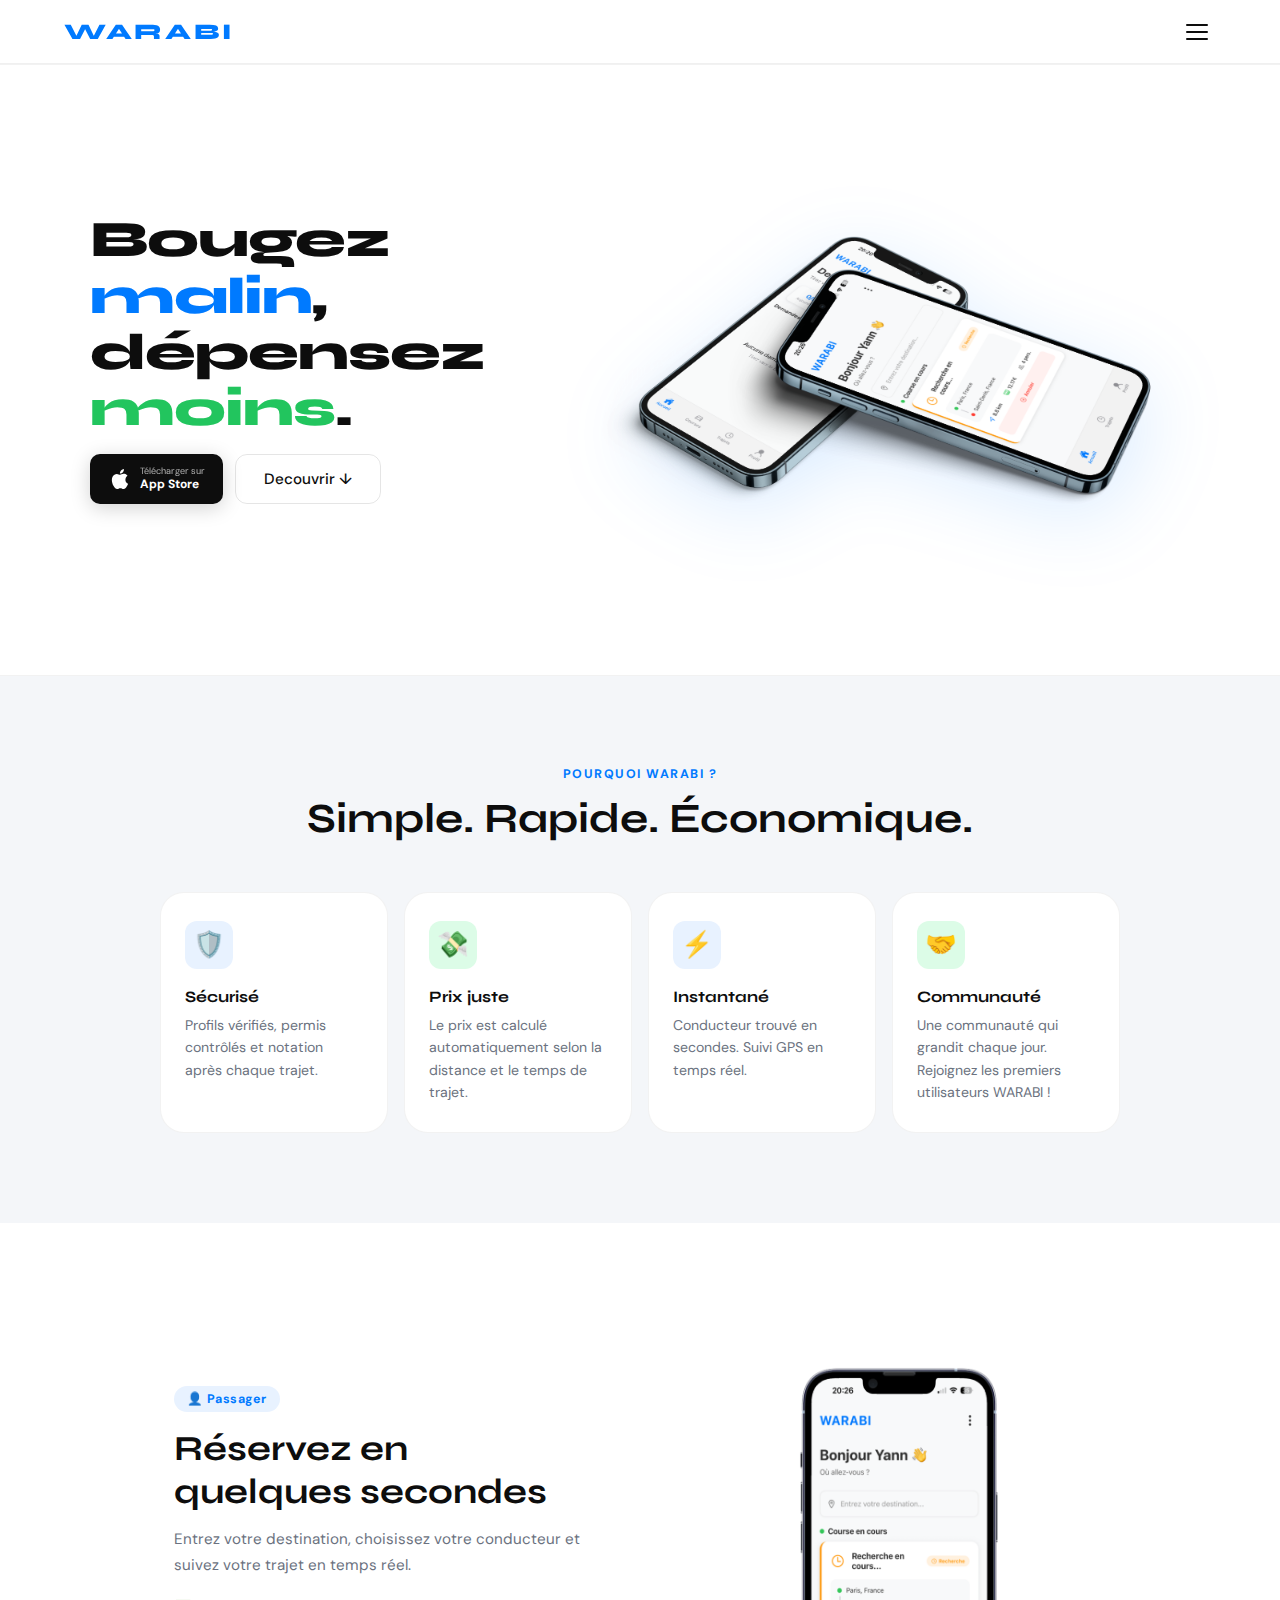
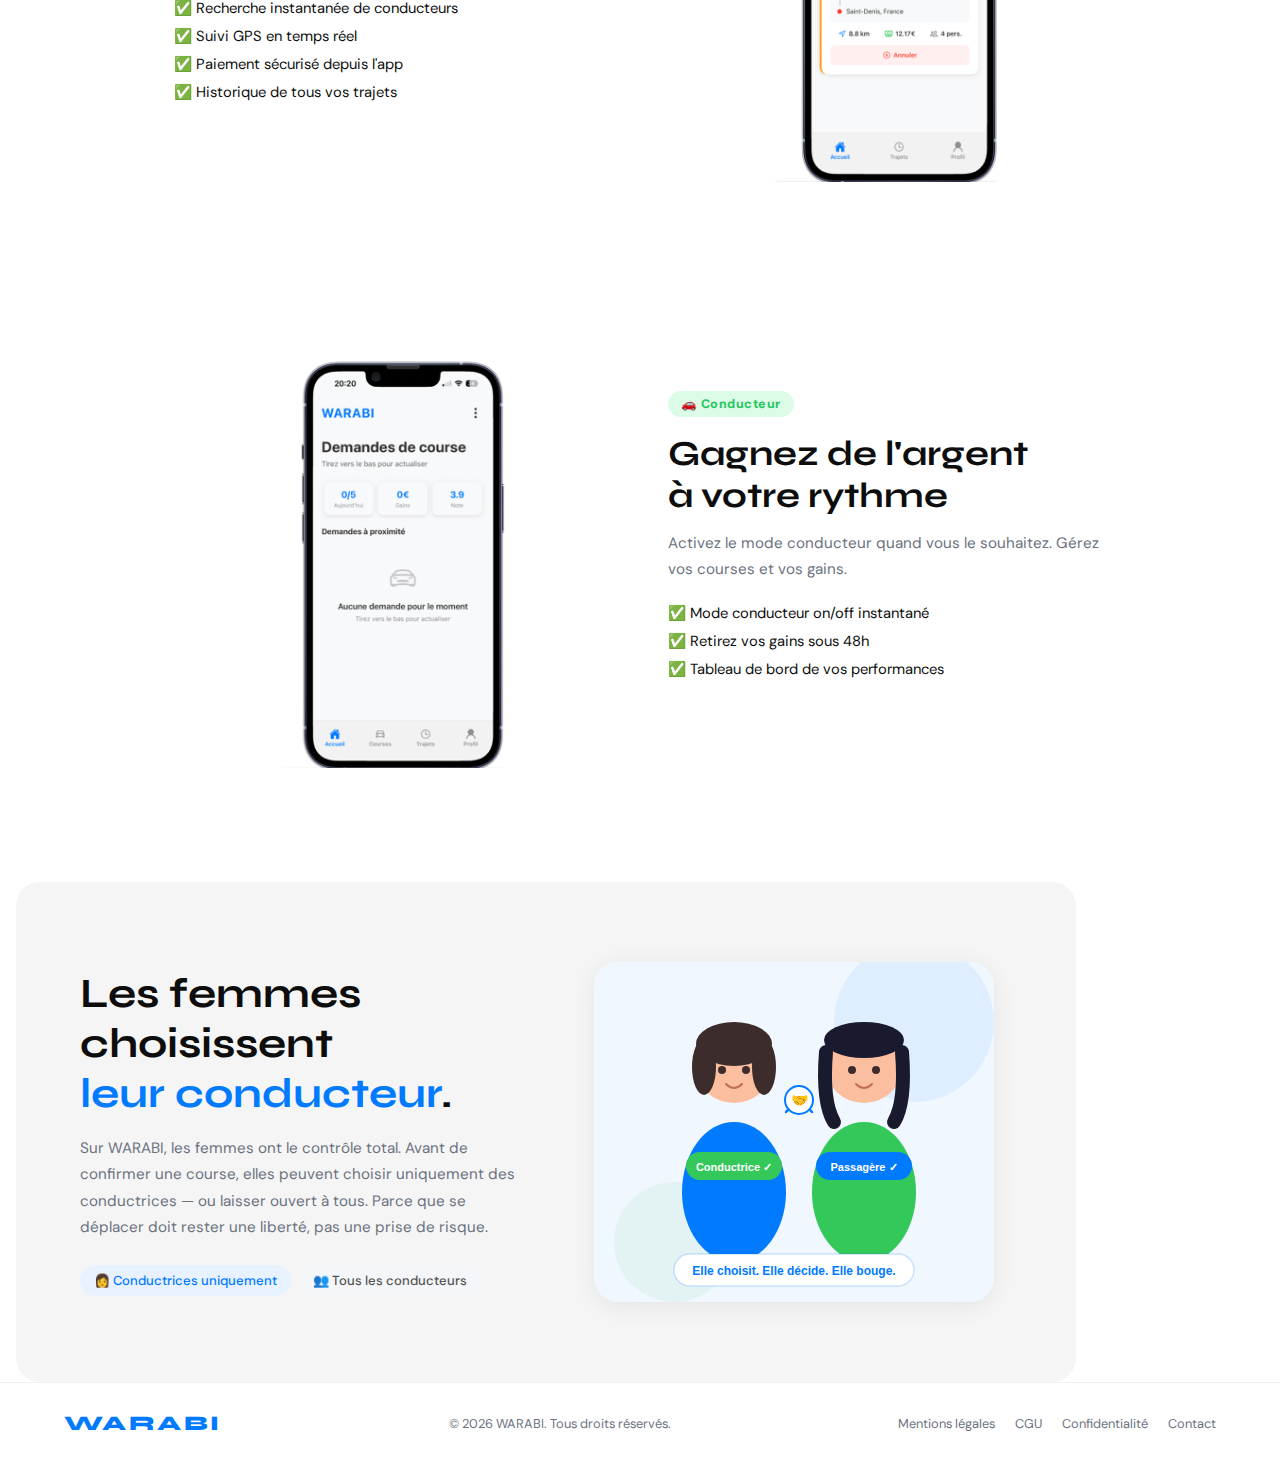
<file: index.html>
<!DOCTYPE html>
<html lang="fr">
<head>
  <meta charset="UTF-8" />
  <meta name="viewport" content="width=device-width, initial-scale=1.0" />
  <title>WARABI</title>
  <link rel="icon" href="/favicon-2.png" type="image/png">
  <link rel="preconnect" href="https://fonts.googleapis.com" />
  <link href="https://fonts.googleapis.com/css2?family=Syne:wght@400;600;700;800&family=DM+Sans:wght@300;400;500&display=swap" rel="stylesheet" />
  <link rel="stylesheet" href="css/style.css" />
</head>
<body>

  <nav class="navbar">
    <a class="nav-logo" href="#">WARABI</a>
    <button class="hamburger" id="hamburger">
      <span></span><span></span><span></span>
    </button>
  </nav>

  <div class="menu-overlay" id="menuOverlay">
    <button class="menu-close" id="menuClose">✕</button>
    <ul class="menu-links">
      <li><a href="#" class="menu-link" data-section="accueil">Accueil</a></li>
      <li><a href="#" class="menu-link" data-section="telecharger">Télécharger</a></li>
      <li><a href="#" class="menu-link" data-section="faq">FAQ</a></li>
    </ul>
    <a href="#" class="menu-cta" data-section="telecharger">Télécharger l'app →</a>
  </div>

  <!-- PAGE ACCUEIL -->
  <section class="section active" id="accueil">

    <!-- SECTION HERO + MOCKUP FUSIONNÉS -->
     <div class="inline-dl-section">
      <div class="inline-dl-text">
        <h1 class="hero-title" style="font-size:clamp(2.2rem,4vw,3.4rem); margin-bottom: 16px;">
          Bougez <span class="highlight">malin</span>,<br/>
          dépensez <span class="highlight-green">moins</span>.
        </h1>
        <div class="hero-btns" style="margin-bottom: 24px; justify-content: flex-start; flex-wrap: nowrap;">
          <a href="#" class="inline-dl-btn" style="display:inline-flex; padding: 10px 18px; font-size: 0.8rem;">
            <svg width="24" height="24" viewBox="0 0 24 24" fill="white" xmlns="http://www.w3.org/2000/svg">
              <path d="M18.71 19.5c-.83 1.24-1.71 2.45-3.05 2.47-1.34.03-1.77-.79-3.29-.79-1.53 0-2 .77-3.27.82-1.31.05-2.3-1.32-3.14-2.53C4.25 17 2.94 12.45 4.7 9.39c.87-1.52 2.43-2.48 4.12-2.51 1.28-.02 2.5.87 3.29.87.78 0 2.26-1.07 3.8-.91.65.03 2.47.26 3.64 1.98-.09.06-2.17 1.28-2.15 3.81.03 3.02 2.65 4.03 2.68 4.04-.03.07-.42 1.44-1.38 2.83M13 3.5c.73-.83 1.94-1.46 2.94-1.5.13 1.17-.34 2.35-1.04 3.19-.69.85-1.83 1.51-2.95 1.42-.15-1.15.41-2.35 1.05-3.11z"/>
            </svg>
            <div class="inline-dl-btn-text">
              <small>Télécharger sur</small>
              <strong>App Store</strong>
            </div>
          </a>
          <a href="#fonctionnalites" class="btn-ghost" style="white-space: nowrap;">Decouvrir ↓</a>
        </div>
      </div>
      <div class="inline-dl-mockup">
        <img src="images/figmo.png" alt="WARABI App" class="mockup-img" style="max-width: 600px; width: 100%; height: auto; border-radius: 24px; display: block; margin: 0 auto;" />
      </div>
    </div>

    <!-- CARDS POURQUOI -->
    <div class="why-section">
      <p class="section-tag">Pourquoi WARABI ?</p>
      <h2 class="section-title">Simple. Rapide. Économique.</h2>
      <div class="cards-grid">
        <div class="card">
          <div class="card-icon blue">🛡️</div>
          <h3>Sécurisé</h3>
          <p>Profils vérifiés, permis contrôlés et notation après chaque trajet.</p>
        </div>
        <div class="card">
          <div class="card-icon green">💸</div>
          <h3>Prix juste</h3>
          <p>Le prix est calculé automatiquement selon la distance et le temps de trajet.</p>
        </div>
        <div class="card">
          <div class="card-icon blue">⚡</div>
          <h3>Instantané</h3>
          <p>Conducteur trouvé en secondes. Suivi GPS en temps réel.</p>
        </div>
        <div class="card">
          <div class="card-icon green">🤝</div>
          <h3>Communauté</h3>
          <p>Une communauté qui grandit chaque jour. Rejoignez les premiers utilisateurs WARABI !</p>
        </div>
      </div>
    </div>

    <!-- SECTION FONCTIONNALITÉS (déplacée ici) -->
    <div class="feat-section" id="fonctionnalites">
      <div class="feat-block">
        <div class="feat-text">
          <span class="feat-tag blue-tag">👤 Passager</span>
          <h2>Réservez en<br/>quelques secondes</h2>
          <p>Entrez votre destination, choisissez votre conducteur et suivez votre trajet en temps réel.</p>
          <ul class="feat-list">
            <li>✅ Recherche instantanée de conducteurs</li>
            <li>✅ Suivi GPS en temps réel</li>
            <li>✅ Paiement sécurisé depuis l'app</li>
            <li>✅ Historique de tous vos trajets</li>
          </ul>
        </div>
        <div class="feat-visual blue-glow">
          <img src="images/essaye.png" alt="Écran passager WARABI" class="feat-screenshot" style="max-width: 260px; width: 100%; height: auto; border-radius: 24px; display: block; margin: 0 auto;" />
        </div>
      </div>
      <div class="feat-block reverse">
        <div class="feat-text">
          <span class="feat-tag green-tag">🚗 Conducteur</span>
          <h2>Gagnez de l'argent<br/>à votre rythme</h2>
          <p>Activez le mode conducteur quand vous le souhaitez. Gérez vos courses et vos gains.</p>
          <ul class="feat-list">
            <li>✅ Mode conducteur on/off instantané</li>
            <li>✅ Retirez vos gains sous 48h</li>
            <li>✅ Tableau de bord de vos performances</li>
          </ul>
        </div>
        <div class="feat-visual green-glow">
          <img src="images/ohmany.png" alt="Écran conducteur WARABI" class="feat-screenshot" style="max-width: 260px; width: 100%; height: auto; border-radius: 24px; display: block; margin: 0 auto;" />
        </div>
      </div>
    </div>

    <!-- SECTION SÉCURITÉ FEMMES -->
    <div class="women-section" style="background: #f5f5f5; border-radius: 24px; margin: 0 16px;">
      <div class="women-text">
        <h2 class="section-title" style="text-align:left; margin-bottom: 16px;">
          Les femmes choisissent<br/><span class="highlight">leur conducteur</span>.
        </h2>
        <p class="women-desc">
          Sur WARABI, les femmes ont le contrôle total. Avant de confirmer une course,
          elles peuvent choisir uniquement des conductrices — ou laisser ouvert à tous.
          Parce que se déplacer doit rester une liberté, pas une prise de risque.
        </p>
        <div class="women-chips">
          <div class="chip chip-blue">👩 Conductrices uniquement</div>
          <div class="chip chip-grey">👥 Tous les conducteurs</div>
        </div>
      </div>
      <div class="women-visual">
        <svg viewBox="0 0 400 340" xmlns="http://www.w3.org/2000/svg" class="women-svg">
          <rect width="400" height="340" rx="24" fill="#f0f7ff"/>
          <circle cx="320" cy="60" r="80" fill="rgba(0,122,255,0.07)"/>
          <circle cx="80" cy="280" r="60" fill="rgba(52,199,89,0.07)"/>
          <ellipse cx="140" cy="230" rx="52" ry="70" fill="#007AFF"/>
          <ellipse cx="140" cy="105" rx="38" ry="36" fill="#FBBFA0"/>
          <ellipse cx="140" cy="82" rx="38" ry="22" fill="#3D2C2C"/>
          <ellipse cx="110" cy="105" rx="12" ry="28" fill="#3D2C2C"/>
          <ellipse cx="170" cy="105" rx="12" ry="28" fill="#3D2C2C"/>
          <circle cx="128" cy="108" r="4" fill="#3D2C2C"/>
          <circle cx="152" cy="108" r="4" fill="#3D2C2C"/>
          <path d="M132 122 Q140 130 148 122" stroke="#c0705a" stroke-width="2" fill="none" stroke-linecap="round"/>
          <rect x="92" y="190" width="96" height="28" rx="14" fill="#34C759"/>
          <text x="140" y="209" text-anchor="middle" font-family="sans-serif" font-size="11" fill="white" font-weight="bold">Conductrice ✓</text>
          <ellipse cx="270" cy="230" rx="52" ry="70" fill="#34C759"/>
          <ellipse cx="270" cy="105" rx="38" ry="36" fill="#FBBFA0"/>
          <ellipse cx="270" cy="78" rx="40" ry="18" fill="#1a1a2e"/>
          <path d="M232 90 Q228 140 240 160" stroke="#1a1a2e" stroke-width="14" fill="none" stroke-linecap="round"/>
          <path d="M308 90 Q312 140 300 160" stroke="#1a1a2e" stroke-width="14" fill="none" stroke-linecap="round"/>
          <circle cx="258" cy="108" r="4" fill="#3D2C2C"/>
          <circle cx="282" cy="108" r="4" fill="#3D2C2C"/>
          <path d="M262 122 Q270 130 278 122" stroke="#c0705a" stroke-width="2" fill="none" stroke-linecap="round"/>
          <rect x="222" y="190" width="96" height="28" rx="14" fill="#007AFF"/>
          <text x="270" y="209" text-anchor="middle" font-family="sans-serif" font-size="11" fill="white" font-weight="bold">Passagère ✓</text>
          <path d="M192 150 Q205 135 218 150" stroke="#007AFF" stroke-width="2.5" fill="none" stroke-dasharray="5,4" stroke-linecap="round"/>
          <circle cx="205" cy="138" r="14" fill="white" stroke="#007AFF" stroke-width="2"/>
          <text x="205" y="143" text-anchor="middle" font-family="sans-serif" font-size="14">🤝</text>
          <rect x="80" y="292" width="240" height="32" rx="16" fill="white" stroke="rgba(0,122,255,0.2)" stroke-width="1.5"/>
          <text x="200" y="313" text-anchor="middle" font-family="sans-serif" font-size="12" fill="#007AFF" font-weight="600">Elle choisit. Elle décide. Elle bouge.</text>
        </svg>
      </div>
    </div>

  </section>

  <!-- PAGE TÉLÉCHARGER -->
  <section class="section" id="telecharger">
    <div class="dl-section">
      <div class="hero-bg"></div>
      <div class="dl-inner">
        <div class="badge">📱 Application mobile</div>
        <h1 class="hero-title">Prêt à<br/><span class="highlight">démarrer ?</span></h1>
        <p class="hero-sub">Téléchargez WARABI gratuitement<br/>et effectuez votre premier trajet dès aujourd'hui.</p>
        <div class="dl-btns">
          <a href="#" class="dl-btn">
            <svg width="28" height="28" viewBox="0 0 24 24" fill="black" xmlns="http://www.w3.org/2000/svg">
              <path d="M18.71 19.5c-.83 1.24-1.71 2.45-3.05 2.47-1.34.03-1.77-.79-3.29-.79-1.53 0-2 .77-3.27.82-1.31.05-2.3-1.32-3.14-2.53C4.25 17 2.94 12.45 4.7 9.39c.87-1.52 2.43-2.48 4.12-2.51 1.28-.02 2.5.87 3.29.87.78 0 2.26-1.07 3.8-.91.65.03 2.47.26 3.64 1.98-.09.06-2.17 1.28-2.15 3.81.03 3.02 2.65 4.03 2.68 4.04-.03.07-.42 1.44-1.38 2.83M13 3.5c.73-.83 1.94-1.46 2.94-1.5.13 1.17-.34 2.35-1.04 3.19-.69.85-1.83 1.51-2.95 1.42-.15-1.15.41-2.35 1.05-3.11z"/>
            </svg>
            <div class="dl-text"><small>Télécharger sur</small><strong>App Store</strong></div>
          </a>
        </div>
      </div>
    </div>
  </section>

  <!-- PAGE FAQ -->
  <section class="section" id="faq">
    <div class="hero">
      <div class="hero-bg"></div>
      <div class="hero-inner" style="min-height: 340px;">
        <div class="badge">❓ Questions fréquentes</div>
        <h1 class="hero-title" style="font-size:clamp(2.2rem,5vw,3.8rem)">
          On répond à<br/><span class="highlight">vos questions</span>
        </h1>
      </div>
    </div>
    <div class="faq-section">
      <div class="faq-categories">
        <button class="faq-cat active" data-cat="all">Toutes</button>
        <button class="faq-cat" data-cat="client">Client</button>
        <button class="faq-cat" data-cat="conducteur">Conducteur</button>
        <button class="faq-cat" data-cat="paiement">Paiement</button>
        <button class="faq-cat" data-cat="securite">Sécurité</button>
      </div>
      <div class="faq-group" data-cat="client">
        <p class="faq-group-title">👤 Client</p>
        <div class="faq-item">
          <button class="faq-question">Comment trouver un conducteur ? <span>+</span></button>
          <div class="faq-answer">Entrez votre adresse de départ et votre destination, notre système vous trouvera un conducteur disponible près de vous en quelques minutes.</div>
        </div>
        <div class="faq-item">
          <button class="faq-question">Puis-je annuler une course ? <span>+</span></button>
          <div class="faq-answer">Oui, vous pouvez annuler depuis l'écran de suivi de course. À noter qu'au bout de la 3ème annulation, des frais s'appliquent.</div>
        </div>
        <div class="faq-item">
          <button class="faq-question">Comment suivre mon conducteur en temps réel ? <span>+</span></button>
          <div class="faq-answer">Vous pouvez suivre votre conducteur en temps réel directement depuis l'écran d'accueil de l'application, dès qu'il a accepté votre course.</div>
        </div>
        <div class="faq-item">
          <button class="faq-question">Puis-je réserver une course à l'avance ? <span>+</span></button>
          <div class="faq-answer">Oui, WARABI vous permet de planifier vos trajets à l'avance. Sélectionnez l'option "Réserver pour plus tard" lors de votre demande et choisissez l'heure souhaitée. Parfait pour ne jamais rater un rendez-vous important.</div>
        </div>
        <div class="faq-item">
          <button class="faq-question">Comment noter mon conducteur ? <span>+</span></button>
          <div class="faq-answer">À la fin de chaque trajet, une fenêtre de notation apparaît automatiquement. Donnez une note de 1 à 5 étoiles et laissez un commentaire si vous le souhaitez. Votre avis aide toute la communauté WARABI.</div>
        </div>
        <div class="faq-item">
          <button class="faq-question">Puis-je voyager avec des bagages ? <span>+</span></button>
          <div class="faq-answer">Vous pouvez préciser vos besoins (bagages volumineux...) lors de votre demande de course. Assurez-vous de le mentionner dans les notes de réservation.</div>
        </div>
        <div class="faq-item">
          <button class="faq-question">Combien de passagers peut-on être dans le même véhicule ? <span>+</span></button>
          <div class="faq-answer">Cela dépend du véhicule du conducteur. En général, les véhicules acceptent 1 à 4 passagers.</div>
        </div>
        <div class="faq-item">
          <button class="faq-question">Que faire si mon conducteur ne se présente pas ? <span>+</span></button>
          <div class="faq-answer">Si votre conducteur ne se présente pas, vous pouvez annuler la course. À noter que des frais peuvent s'appliquer en cas d'annulation tardive ou d'abus d'annulation.</div>
        </div>
        <div class="faq-item">
          <button class="faq-question">Puis-je modifier ma destination en cours de route ? <span>+</span></button>
          <div class="faq-answer">La modification de destination en cours de route n'est pas encore disponible dans l'application. Vous pouvez en informer directement votre conducteur via la messagerie intégrée.</div>
        </div>
        <div class="faq-item">
          <button class="faq-question">Que faire si le prix payé est différent du prix affiché ? <span>+</span></button>
          <div class="faq-answer">Le prix affiché avant la confirmation est le prix final. Si vous constatez une différence, contactez notre support via l'adresse <a href="/cdn-cgi/l/email-protection" class="__cf_email__" data-cfemail="0e7d7b7e7e617c7a4e796f7c6f6c67206f7e7e">[email&#160;protected]</a> en indiquant le numéro de votre course.</div>
        </div>
      </div>
      <div class="faq-group" data-cat="conducteur">
        <p class="faq-group-title">🚗 Conducteur</p>
        <div class="faq-item">
          <button class="faq-question">Comment devenir conducteur ? <span>+</span></button>
          <div class="faq-answer">Activez le mode conducteur depuis le menu accueil. Avant votre premier trajet, envoyez vos documents (permis, justificatif de domicile) et remplissez les informations de votre véhicule.</div>
        </div>
        <div class="faq-item">
          <button class="faq-question">Quand suis-je payé ? <span>+</span></button>
          <div class="faq-answer">Vos gains sont ajoutés à votre solde après chaque trajet terminé. Vous pouvez effectuer un retrait vers votre compte bancaire à tout moment.</div>
        </div>
        <div class="faq-item">
          <button class="faq-question">Quel type de véhicule est accepté ? <span>+</span></button>
          <div class="faq-answer">Tout véhicule en règle est accepté : citadine, berline, SUV, monospace... Votre véhicule doit avoir moins de 15 ans, être assuré et avoir passé son contrôle technique. Les véhicules électriques et hybrides sont les bienvenus.</div>
        </div>
        <div class="faq-item">
          <button class="faq-question">Puis-je refuser une course ? <span>+</span></button>
          <div class="faq-answer">Oui, vous êtes complètement libre d'accepter ou de refuser chaque demande de course. Aucune pénalité n'est appliquée pour un refus. WARABI respecte votre autonomie et votre emploi du temps.</div>
        </div>
        <div class="faq-item">
          <button class="faq-question">Y a-t-il un maximum de courses à effectuer par jour ? <span>+</span></button>
          <div class="faq-answer">Oui, vous ne pouvez effectuer plus de 5 courses par jour.</div>
        </div>
        <div class="faq-item">
          <button class="faq-question">Comment fonctionne la commission de 22% ? <span>+</span></button>
          <div class="faq-answer">Sur chaque course, WARABI prélève 22% du montant total. Par exemple, pour une course à 20€, vous recevez 15,60€ net. Cette commission couvre les frais de la plateforme, l'assurance et le support. C'est l'une des commissions les plus basses du marché.</div>
        </div>
        <div class="faq-item">
          <button class="faq-question">Quelle est l'assurance requise ? <span>+</span></button>
          <div class="faq-answer">Vous devez avoir une assurance personnelle valide. WARABI ne couvre pas les risques liés à votre véhicule.</div>
        </div>
        <div class="faq-item">
          <button class="faq-question">Comment activer ou désactiver le mode conducteur ? <span>+</span></button>
          <div class="faq-answer">Depuis l'écran d'accueil, appuyez sur le menu en haut à droite puis activez ou désactivez le "Mode Conducteur" via le bouton dédié. Vous pouvez basculer entre les deux modes à tout moment.</div>
        </div>
        <div class="faq-item">
          <button class="faq-question">Comment ajouter ou modifier mes documents ? <span>+</span></button>
          <div class="faq-answer">Rendez-vous dans votre profil, puis dans la section "Mes documents". Vous pourrez y uploader ou mettre à jour votre permis de conduire et votre justificatif de domicile. La vérification est effectuée par notre équipe sous 24h.</div>
        </div>
        <div class="faq-item">
          <button class="faq-question">Que se passe-t-il si un passager annule au dernier moment ? <span>+</span></button>
          <div class="faq-answer">Si le passager annule alors que vous êtes déjà en route, la course est annulée sans pénalité pour vous. Vous restez libre d'accepter de nouvelles demandes immédiatement.</div>
        </div>
        <div class="faq-item">
          <button class="faq-question">Comment contacter le support en cas de litige avec un passager ? <span>+</span></button>
          <div class="faq-answer">Envoyez un e-mail à <a href="/cdn-cgi/l/email-protection" class="__cf_email__" data-cfemail="ee9d9b9e9e819c9aae998f9c8f8c87c08f9e9e">[email&#160;protected]</a> en précisant le numéro de course et la nature du litige. Notre équipe traite chaque signalement sous 24h et vous recontacte directement.</div>
        </div>
      </div>
      <div class="faq-group" data-cat="paiement">
        <p class="faq-group-title">💳 Paiement</p>
        <div class="faq-item">
          <button class="faq-question">Le paiement est-il sécurisé ? <span>+</span></button>
          <div class="faq-answer">Oui, tous les paiements transitent par Stripe, leader mondial du paiement en ligne. Vos données bancaires ne sont jamais stockées sur nos serveurs.</div>
        </div>
        <div class="faq-item">
          <button class="faq-question">Comment retirer mes gains ? <span>+</span></button>
          <div class="faq-answer">Rendez-vous dans votre portefeuille, cliquez sur "Retrait" et indiquez le montant souhaité. Les fonds arrivent sous 48h sur votre compte bancaire.</div>
        </div>
        <div class="faq-item">
          <button class="faq-question">C'est gratuit à télécharger ? <span>+</span></button>
          <div class="faq-answer">Oui, le téléchargement de l'application est 100% gratuit.</div>
        </div>
        <div class="faq-item">
          <button class="faq-question">Quels modes de paiement sont acceptés ? <span>+</span></button>
          <div class="faq-answer">WARABI accepte les cartes bancaires (Visa, Mastercard, American Express) et les paiements en espèces.</div>
        </div>
        <div class="faq-item">
          <button class="faq-question">Comment obtenir un reçu pour ma course ? <span>+</span></button>
          <div class="faq-answer">Un reçu détaillé est automatiquement envoyé par e-mail après chaque trajet. Vous pouvez aussi retrouver l'historique complet dans la section "Mes trajets" de l'application.</div>
        </div>
        <div class="faq-item">
          <button class="faq-question">Comment est calculé le prix d'une course ? <span>+</span></button>
          <div class="faq-answer">Le prix est calculé en fonction de la distance, du temps de trajet estimé et de la demande au moment de la réservation. Le tarif vous est toujours affiché avant de confirmer — aucune mauvaise surprise à l'arrivée.</div>
        </div>
        <div class="faq-item">
          <button class="faq-question">Que faire si un paiement échoue ? <span>+</span></button>
          <div class="faq-answer">En cas d'échec de paiement, vérifiez que votre carte est valide et que vous disposez de fonds suffisants. Vous pouvez réessayer directement depuis l'application. Si le problème persiste, contactez notre support à <a href="/cdn-cgi/l/email-protection" class="__cf_email__" data-cfemail="1d6e686d6d726f695d6a7c6f7c7f74337c6d6d">[email&#160;protected]</a>.</div>
        </div>
        <div class="faq-item">
          <button class="faq-question">Y a-t-il un solde minimum pour effectuer un retrait ? <span>+</span></button>
          <div class="faq-answer">Oui, un solde minimum de 5€ est requis pour effectuer un retrait. En dessous de ce montant, le bouton de retrait reste inactif.</div>
        </div>
      </div>
      <div class="faq-group" data-cat="securite">
        <p class="faq-group-title">🛡️ Sécurité</p>
        <div class="faq-item">
          <button class="faq-question">Les conducteurs sont-ils vérifiés ? <span>+</span></button>
          <div class="faq-answer">Oui, tous les conducteurs doivent fournir un permis de conduire valide et un justificatif de domicile vérifiés par notre équipe avant d'accepter des courses.</div>
        </div>
        <div class="faq-item">
          <button class="faq-question">Les femmes peuvent-elles choisir leur conductrice ? <span>+</span></button>
          <div class="faq-answer">Oui ! WARABI propose un filtre exclusif permettant aux femmes de choisir uniquement des conductrices pour leurs trajets. La sécurité est notre priorité.</div>
        </div>
        <div class="faq-item">
          <button class="faq-question">Que faire en cas de problème pendant la course ? <span>+</span></button>
          <div class="faq-answer">Vous pouvez contacter le support directement depuis l'application. En cas d'urgence, utilisez le bouton d'assistance disponible sur l'écran de suivi.</div>
        </div>
        <div class="faq-item">
          <button class="faq-question">Comment signaler un conducteur ou un passager ? <span>+</span></button>
          <div class="faq-answer">À la fin de chaque trajet, vous pouvez signaler un comportement inapproprié directement depuis l'écran de notation. Notre équipe traite chaque signalement sous 24h.</div>
        </div>
        <div class="faq-item">
          <button class="faq-question">Mes données personnelles sont-elles partagées ? <span>+</span></button>
          <div class="faq-answer">Non. Vos données personnelles (numéro de téléphone, adresse, coordonnées bancaires) ne sont jamais communiquées aux autres utilisateurs. Conducteurs et passagers ne voient que votre prénom et votre photo de profil.</div>
        </div>
        <div class="faq-item">
          <button class="faq-question">Puis-je partager ma position avec un proche pendant un trajet ? <span>+</span></button>
          <div class="faq-answer">Oui ! Depuis l'écran de suivi, appuyez sur "Partager ma position" pour envoyer un lien de suivi en temps réel à un ami ou un proche. Un moyen simple de voyager l'esprit tranquille.</div>
        </div>
        <div class="faq-item">
          <button class="faq-question">Que se passe-t-il si j'oublie un objet dans le véhicule ? <span>+</span></button>
          <div class="faq-answer">Rendez-vous dans votre historique de trajets, sélectionnez la course concernée et utilisez la fonction "message" pour contacter directement le conducteur. Si aucune réponse sous 48h, notre support prend le relais. À noter que vous avez 72h après la fin du trajet pour signaler un objet perdu.</div>
        </div>
        <div class="faq-item">
          <button class="faq-question">Que faire si je me sens en danger pendant un trajet ? <span>+</span></button>
          <div class="faq-answer">Votre sécurité est la priorité absolue. Si vous vous sentez en danger, appelez immédiatement le 17 (Police) ou le 15 (SAMU). Vous pouvez également signaler la situation via le support de l'application dès que vous êtes en sécurité.</div>
        </div>
        <div class="faq-item">
          <button class="faq-question">Comment bloquer un utilisateur ? <span>+</span></button>
          <div class="faq-answer">Après un trajet, vous pouvez signaler un utilisateur depuis l'écran de notation. Notre équipe examine chaque signalement et peut bloquer l'utilisateur si nécessaire. Vous ne serez plus mis en relation avec lui.</div>
        </div>
      </div>
    </div>
  </section>

  <footer class="footer">
    <div class="footer-inner">
      <span class="nav-logo" style="font-size:1.3rem; color:#007AFF;">WARABI</span>
        <p>© 2026 WARABI. Tous droits réservés.</p>
      <div class="footer-links">
        <a href="legal.html">Mentions légales</a>
        <a href="cgu.html">CGU</a>
        <a href="confidentialite.html">Confidentialité</a>
        <a href="contact.html">Contact</a>
      </div>
    </div>
  </footer>

  <script src="js/main.js"></script>
</body>
</html>
</file>
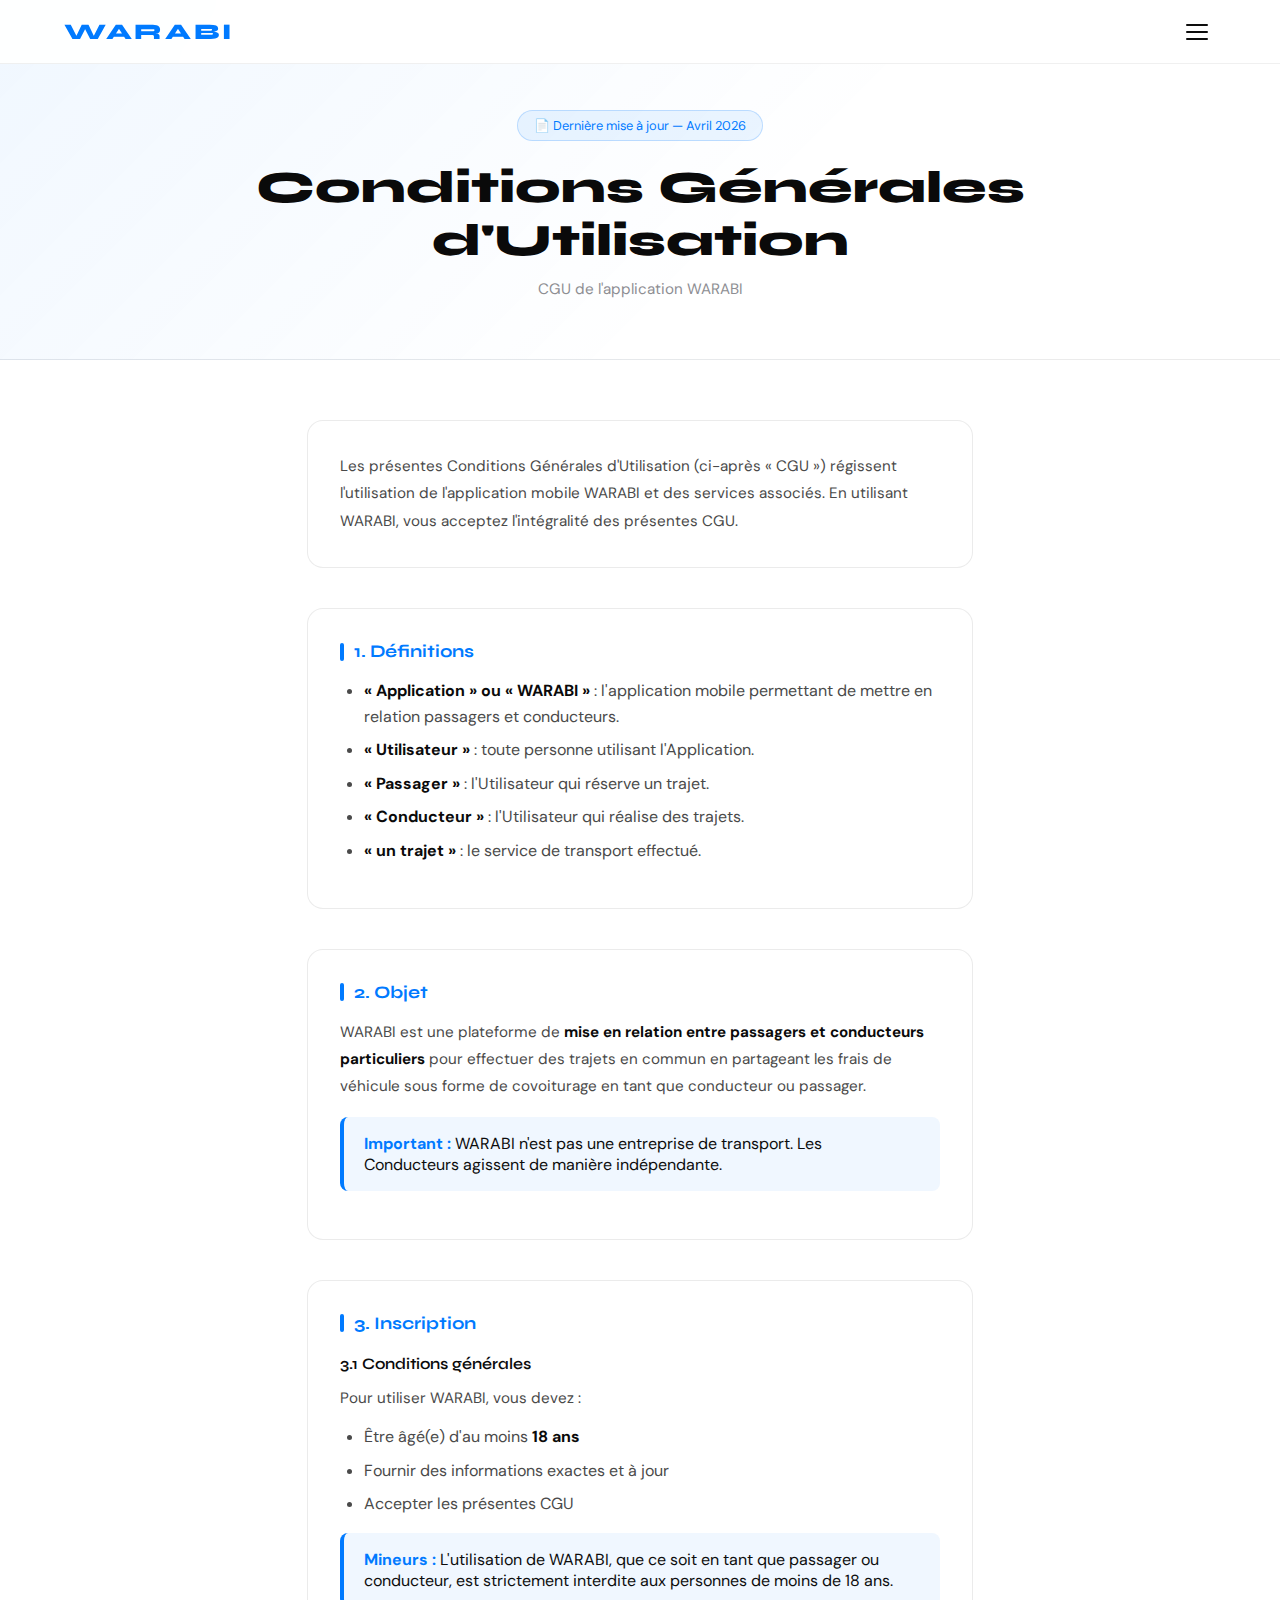
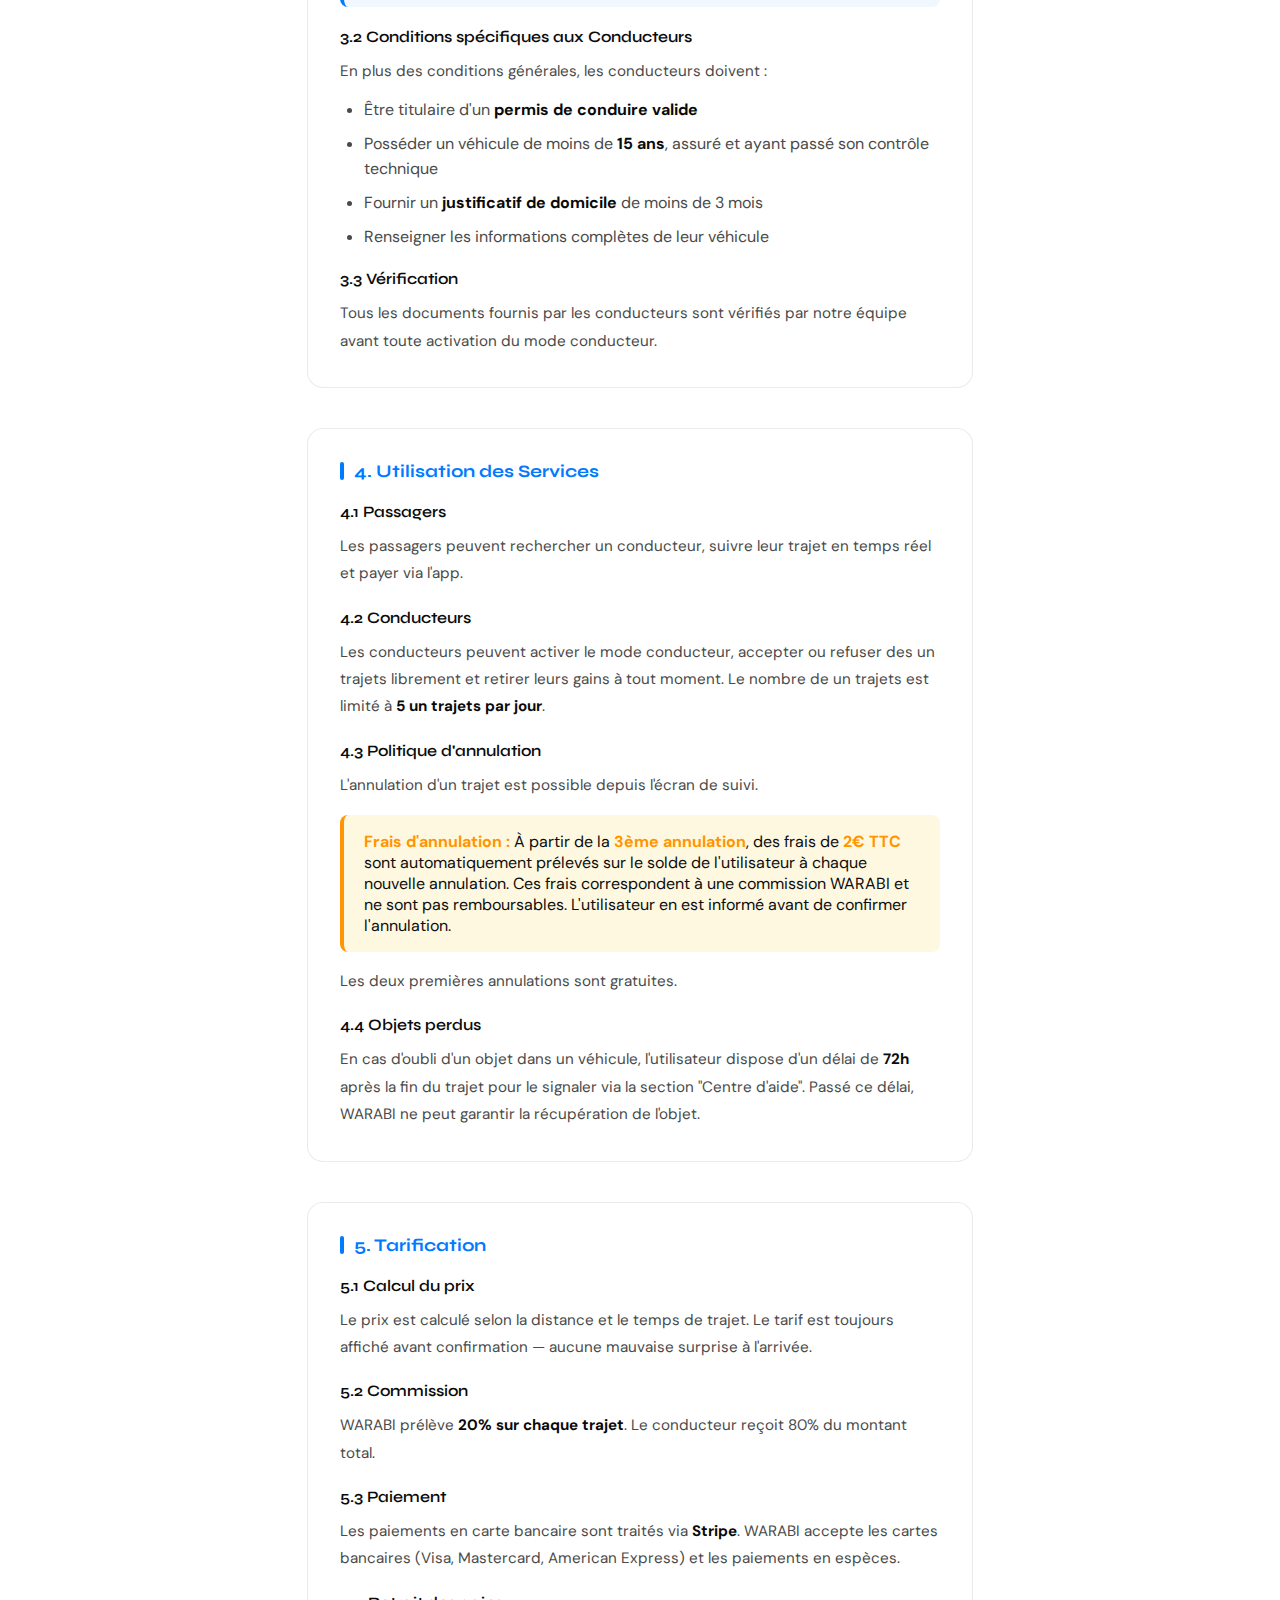
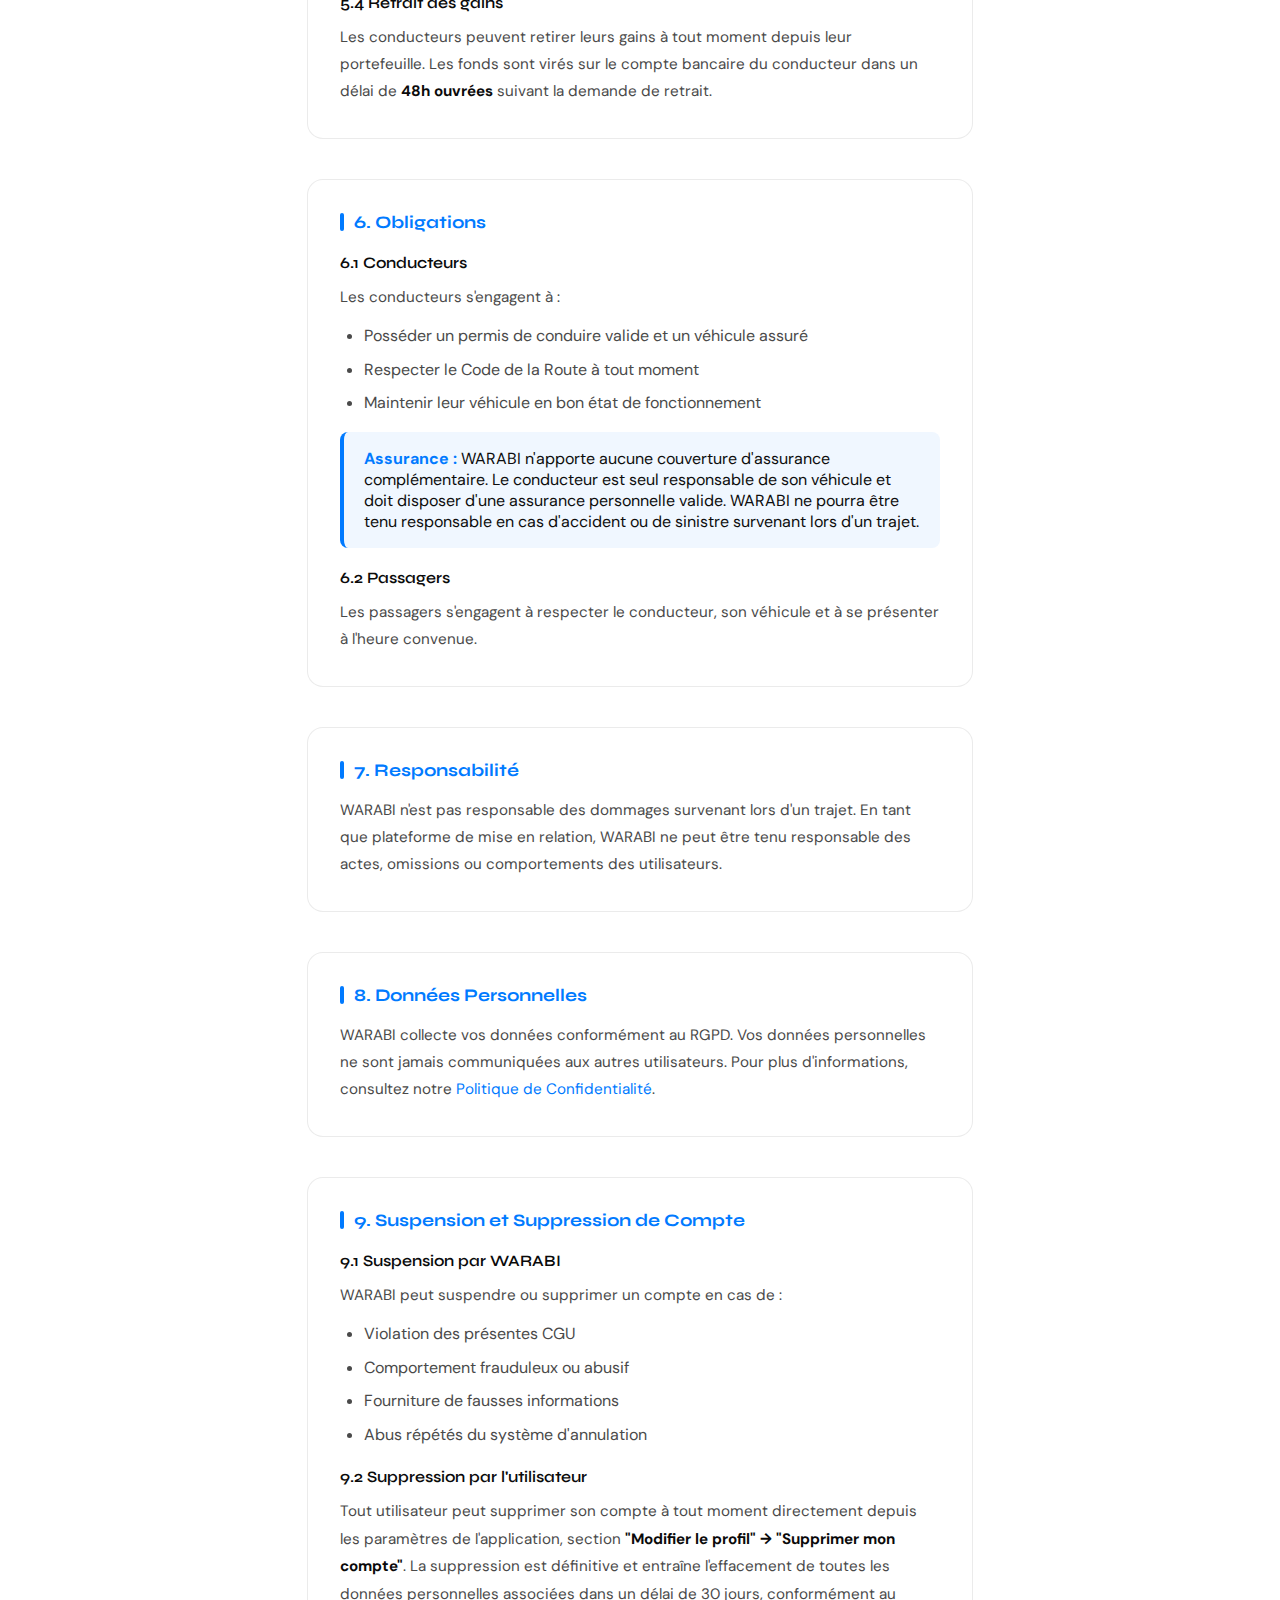
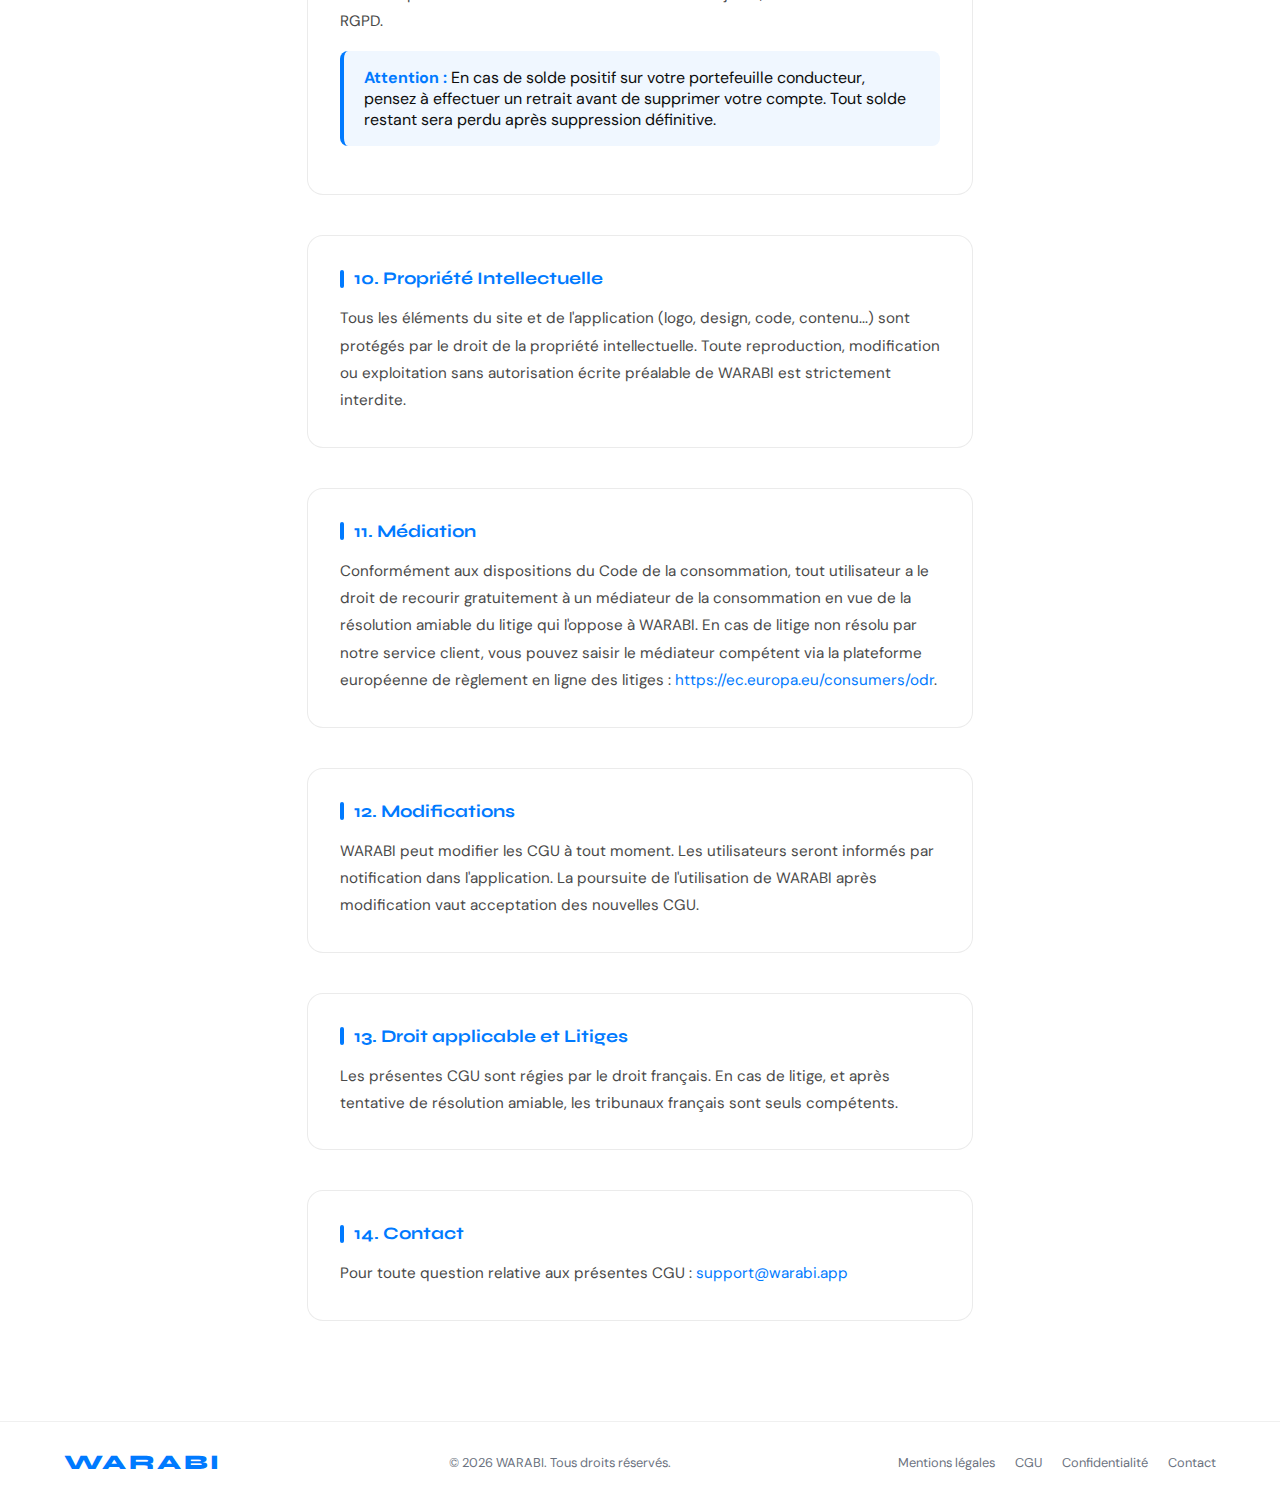
<file: cgu.html>
<!DOCTYPE html>
<html lang="fr">
<head>
  <meta charset="UTF-8" />
  <meta name="viewport" content="width=device-width, initial-scale=1.0" />
  <title>CGU — WARABI</title>
  <link rel="icon" href="/favicon-2.png" type="image/png">
  <link rel="preconnect" href="https://fonts.googleapis.com" />
  <link href="https://fonts.googleapis.com/css2?family=Syne:wght@400;600;700;800&family=DM+Sans:wght@300;400;500&display=swap" rel="stylesheet" />
  <link rel="stylesheet" href="css/style.css" />
  <style>
    .legal-hero {
      padding: 120px 6vw 60px;
      background: linear-gradient(135deg, rgba(0,122,255,0.06) 0%, transparent 60%);
      border-bottom: 1px solid rgba(0,0,0,0.08);
      text-align: center;
    }
    .legal-hero h1 {
      font-family: 'Syne', sans-serif;
      font-weight: 800;
      font-size: clamp(1.6rem, 4vw, 2.8rem);
      color: #0a0a0a;
      margin-bottom: 12px;
    }
    .legal-hero p {
      color: #8E8E93;
      font-size: 0.95rem;
    }
    .legal-content {
      max-width: 820px;
      margin: 0 auto;
      padding: 60px 6vw 100px;
      display: flex;
      flex-direction: column;
      gap: 40px;
    }
    .legal-section {
      background: #ffffff;
      border: 1px solid rgba(0,0,0,0.08);
      border-radius: 16px;
      padding: 32px;
    }
    .legal-section h2 {
      font-family: 'Syne', sans-serif;
      font-weight: 700;
      font-size: 1.1rem;
      color: #007AFF;
      margin-bottom: 16px;
      display: flex;
      align-items: center;
      gap: 10px;
    }
    .legal-section h2::before {
      content: '';
      display: inline-block;
      width: 4px;
      height: 18px;
      background: #007AFF;
      border-radius: 2px;
    }
    .legal-section h3 {
      font-family: 'Syne', sans-serif;
      font-weight: 600;
      font-size: 1rem;
      color: #0a0a0a;
      margin: 20px 0 12px;
    }
    .legal-section p {
      color: #4a4a4a;
      font-size: 0.95rem;
      line-height: 1.8;
      margin-bottom: 10px;
    }
    .legal-section p:last-child { margin-bottom: 0; }
    .legal-section a {
      color: #007AFF;
      text-decoration: none;
    }
    .legal-section a:hover { text-decoration: underline; }
    .legal-section strong { color: #0a0a0a; }
    .legal-section ul, .legal-section ol {
      margin: 12px 0 12px 24px;
      color: #4a4a4a;
    }
    .legal-section li {
      margin-bottom: 8px;
      line-height: 1.6;
    }
    .legal-highlight {
      background: #f0f7ff;
      border-left: 4px solid #007AFF;
      padding: 16px 20px;
      border-radius: 8px;
      margin: 16px 0;
    }
    .legal-highlight strong {
      color: #007AFF;
    }
    .legal-highlight-warning {
      background: #fff8e1;
      border-left: 4px solid #FF9500;
      padding: 16px 20px;
      border-radius: 8px;
      margin: 16px 0;
    }
    .legal-highlight-warning strong {
      color: #FF9500;
    }
    .update-badge {
      display: inline-flex;
      align-items: center;
      gap: 8px;
      background: rgba(0,122,255,0.08);
      border: 1px solid rgba(0,122,255,0.2);
      border-radius: 50px;
      padding: 6px 16px;
      font-size: 0.8rem;
      color: #007AFF;
      margin-bottom: 20px;
    }
  </style>
</head>
<body>

  <!-- NAVBAR -->
  <nav class="navbar">
    <a class="nav-logo" href="index.html">WARABI</a>
    <button class="hamburger" id="hamburger">
      <span></span><span></span><span></span>
    </button>
  </nav>

  <!-- MENU OVERLAY -->
  <div class="menu-overlay" id="menuOverlay">
    <button class="menu-close" id="menuClose">✕</button>
    <ul class="menu-links">
      <li><a href="index.html" class="menu-link">Accueil</a></li>
      <li><a href="index.html" class="menu-link">Fonctionnalités</a></li>
      <li><a href="index.html" class="menu-link">Télécharger</a></li>
      <li><a href="index.html" class="menu-link">FAQ</a></li>
    </ul>
    <a href="index.html" class="menu-cta">Télécharger l'app →</a>
  </div>

  <!-- HERO -->
  <div class="legal-hero" style="padding-top: 110px;">
    <div class="update-badge">📄 Dernière mise à jour — Avril 2026</div>
    <h1>Conditions Générales d'Utilisation</h1>
    <p>CGU de l'application WARABI</p>
  </div>

  <!-- CONTENU -->
  <div class="legal-content">

    <div class="legal-section">
      <p>
        Les présentes Conditions Générales d'Utilisation (ci-après « CGU ») régissent l'utilisation de l'application mobile WARABI et des services associés. En utilisant WARABI, vous acceptez l'intégralité des présentes CGU.
      </p>
    </div>

    <div class="legal-section">
      <h2>1. Définitions</h2>
      <ul>
        <li><strong>« Application » ou « WARABI »</strong> : l'application mobile permettant de mettre en relation passagers et conducteurs.</li>
        <li><strong>« Utilisateur »</strong> : toute personne utilisant l'Application.</li>
        <li><strong>« Passager »</strong> : l'Utilisateur qui réserve un trajet.</li>
        <li><strong>« Conducteur »</strong> : l'Utilisateur qui réalise des trajets.</li>
        <li><strong>« un trajet »</strong> : le service de transport effectué.</li>
      </ul>
    </div>

    <div class="legal-section">
      <h2>2. Objet</h2>
      <p>
        WARABI est une plateforme de <strong>mise en relation entre passagers et conducteurs particuliers</strong>
        pour effectuer des trajets en commun en partageant les frais de véhicule sous forme de covoiturage en tant que conducteur ou passager.
      </p>
      <div class="legal-highlight">
        <strong>Important :</strong> WARABI n'est pas une entreprise de transport. Les Conducteurs agissent de manière indépendante.
      </div>
    </div>

    <div class="legal-section">
      <h2>3. Inscription</h2>
      <h3>3.1 Conditions générales</h3>
      <p>Pour utiliser WARABI, vous devez :</p>
      <ul>
        <li>Être âgé(e) d'au moins <strong>18 ans</strong></li>
        <li>Fournir des informations exactes et à jour</li>
        <li>Accepter les présentes CGU</li>
      </ul>
      <div class="legal-highlight">
        <strong>Mineurs :</strong> L'utilisation de WARABI, que ce soit en tant que passager ou conducteur, est strictement interdite aux personnes de moins de 18 ans.
      </div>
      <h3>3.2 Conditions spécifiques aux Conducteurs</h3>
      <p>En plus des conditions générales, les conducteurs doivent :</p>
      <ul>
        <li>Être titulaire d'un <strong>permis de conduire valide</strong></li>
        <li>Posséder un véhicule de moins de <strong>15 ans</strong>, assuré et ayant passé son contrôle technique</li>
        <li>Fournir un <strong>justificatif de domicile</strong> de moins de 3 mois</li>
        <li>Renseigner les informations complètes de leur véhicule</li>
      </ul>
      <h3>3.3 Vérification</h3>
      <p>Tous les documents fournis par les conducteurs sont vérifiés par notre équipe avant toute activation du mode conducteur.</p>
    </div>

    <div class="legal-section">
      <h2>4. Utilisation des Services</h2>
      <h3>4.1 Passagers</h3>
      <p>Les passagers peuvent rechercher un conducteur, suivre leur trajet en temps réel et payer via l'app.</p>
      <h3>4.2 Conducteurs</h3>
      <p>Les conducteurs peuvent activer le mode conducteur, accepter ou refuser des un trajets librement et retirer leurs gains à tout moment. Le nombre de un trajets est limité à <strong>5 un trajets par jour</strong>.</p>
      <h3>4.3 Politique d'annulation</h3>
      <p>L'annulation d'un trajet est possible depuis l'écran de suivi.</p>
      <div class="legal-highlight-warning">
        <strong>Frais d'annulation :</strong> À partir de la <strong>3ème annulation</strong>, des frais de <strong>2€ TTC</strong> sont automatiquement prélevés sur le solde de l'utilisateur à chaque nouvelle annulation. Ces frais correspondent à une commission WARABI et ne sont pas remboursables. L'utilisateur en est informé avant de confirmer l'annulation.
      </div>
      <p>Les deux premières annulations sont gratuites.</p>
      <h3>4.4 Objets perdus</h3>
      <p>En cas d'oubli d'un objet dans un véhicule, l'utilisateur dispose d'un délai de <strong>72h</strong> après la fin du trajet pour le signaler via la section "Centre d'aide". Passé ce délai, WARABI ne peut garantir la récupération de l'objet.</p>
    </div>

    <div class="legal-section">
      <h2>5. Tarification</h2>
      <h3>5.1 Calcul du prix</h3>
      <p>Le prix est calculé selon la distance et le temps de trajet. Le tarif est toujours affiché avant confirmation — aucune mauvaise surprise à l'arrivée.</p>
      <h3>5.2 Commission</h3>
      <p>WARABI prélève <strong>20% sur chaque trajet</strong>. Le conducteur reçoit 80% du montant total.</p>
      <h3>5.3 Paiement</h3>
      <p>Les paiements en carte bancaire sont traités via <strong>Stripe</strong>. WARABI accepte les cartes bancaires (Visa, Mastercard, American Express) et les paiements en espèces.</p>
      <h3>5.4 Retrait des gains</h3>
      <p>Les conducteurs peuvent retirer leurs gains à tout moment depuis leur portefeuille. Les fonds sont virés sur le compte bancaire du conducteur dans un délai de <strong>48h ouvrées</strong> suivant la demande de retrait.</p>
    </div>

    <div class="legal-section">
      <h2>6. Obligations</h2>
      <h3>6.1 Conducteurs</h3>
      <p>Les conducteurs s'engagent à :</p>
      <ul>
        <li>Posséder un permis de conduire valide et un véhicule assuré</li>
        <li>Respecter le Code de la Route à tout moment</li>
        <li>Maintenir leur véhicule en bon état de fonctionnement</li>
      </ul>
      <div class="legal-highlight">
        <strong>Assurance :</strong> WARABI n'apporte aucune couverture d'assurance complémentaire. Le conducteur est seul responsable de son véhicule et doit disposer d'une assurance personnelle valide. WARABI ne pourra être tenu responsable en cas d'accident ou de sinistre survenant lors d'un trajet.
      </div>
      <h3>6.2 Passagers</h3>
      <p>Les passagers s'engagent à respecter le conducteur, son véhicule et à se présenter à l'heure convenue.</p>
    </div>

    <div class="legal-section">
      <h2>7. Responsabilité</h2>
      <p>
        WARABI n'est pas responsable des dommages survenant lors d'un trajet. En tant que plateforme de mise en relation, WARABI ne peut être tenu responsable des actes, omissions ou comportements des utilisateurs.
      </p>
    </div>

    <div class="legal-section">
      <h2>8. Données Personnelles</h2>
      <p>
        WARABI collecte vos données conformément au RGPD. Vos données personnelles ne sont jamais communiquées aux autres utilisateurs. Pour plus d'informations, consultez notre <a href="confidentialite.html">Politique de Confidentialité</a>.
      </p>
    </div>

    <div class="legal-section">
      <h2>9. Suspension et Suppression de Compte</h2>
      <h3>9.1 Suspension par WARABI</h3>
      <p>WARABI peut suspendre ou supprimer un compte en cas de :</p>
      <ul>
        <li>Violation des présentes CGU</li>
        <li>Comportement frauduleux ou abusif</li>
        <li>Fourniture de fausses informations</li>
        <li>Abus répétés du système d'annulation</li>
      </ul>
      <h3>9.2 Suppression par l'utilisateur</h3>
      <p>Tout utilisateur peut supprimer son compte à tout moment directement depuis les paramètres de l'application, section <strong>"Modifier le profil" → "Supprimer mon compte"</strong>. La suppression est définitive et entraîne l'effacement de toutes les données personnelles associées dans un délai de 30 jours, conformément au RGPD.</p>
      <div class="legal-highlight">
        <strong>Attention :</strong> En cas de solde positif sur votre portefeuille conducteur, pensez à effectuer un retrait avant de supprimer votre compte. Tout solde restant sera perdu après suppression définitive.
      </div>
    </div>

    <div class="legal-section">
      <h2>10. Propriété Intellectuelle</h2>
      <p>Tous les éléments du site et de l'application (logo, design, code, contenu...) sont protégés par le droit de la propriété intellectuelle. Toute reproduction, modification ou exploitation sans autorisation écrite préalable de WARABI est strictement interdite.</p>
    </div>

    <div class="legal-section">
      <h2>11. Médiation</h2>
      <p>
        Conformément aux dispositions du Code de la consommation, tout utilisateur a le droit de recourir gratuitement à un médiateur de la consommation en vue de la résolution amiable du litige qui l'oppose à WARABI. En cas de litige non résolu par notre service client, vous pouvez saisir le médiateur compétent via la plateforme européenne de règlement en ligne des litiges : <a href="https://ec.europa.eu/consumers/odr" target="_blank" rel="noopener">https://ec.europa.eu/consumers/odr</a>.
      </p>
    </div>

    <div class="legal-section">
      <h2>12. Modifications</h2>
      <p>WARABI peut modifier les CGU à tout moment. Les utilisateurs seront informés par notification dans l'application. La poursuite de l'utilisation de WARABI après modification vaut acceptation des nouvelles CGU.</p>
    </div>

    <div class="legal-section">
      <h2>13. Droit applicable et Litiges</h2>
      <p>Les présentes CGU sont régies par le droit français. En cas de litige, et après tentative de résolution amiable, les tribunaux français sont seuls compétents.</p>
    </div>

    <div class="legal-section">
      <h2>14. Contact</h2>
      <p>Pour toute question relative aux présentes CGU : <a href="mailto:support@warabi.app">support@warabi.app</a></p>
    </div>

  </div>

  <!-- FOOTER -->
  <footer class="footer">
    <div class="footer-inner">
      <span class="nav-logo" style="font-size:1.3rem; color:#007AFF;">WARABI</span>
      <p>© 2026 WARABI. Tous droits réservés.</p>
      <div class="footer-links">
        <a href="legal.html">Mentions légales</a>
        <a href="cgu.html">CGU</a>
        <a href="confidentialite.html">Confidentialité</a>
        <a href="contact.html">Contact</a>
      </div>
    </div>
  </footer>

  <script>
    const hamburger = document.getElementById('hamburger');
    const menuOverlay = document.getElementById('menuOverlay');
    const menuClose = document.getElementById('menuClose');
    hamburger.addEventListener('click', () => {
      hamburger.classList.toggle('open');
      menuOverlay.classList.toggle('open');
    });
    menuClose.addEventListener('click', () => {
      hamburger.classList.remove('open');
      menuOverlay.classList.remove('open');
    });
  </script>

</body>
</html>
</file>
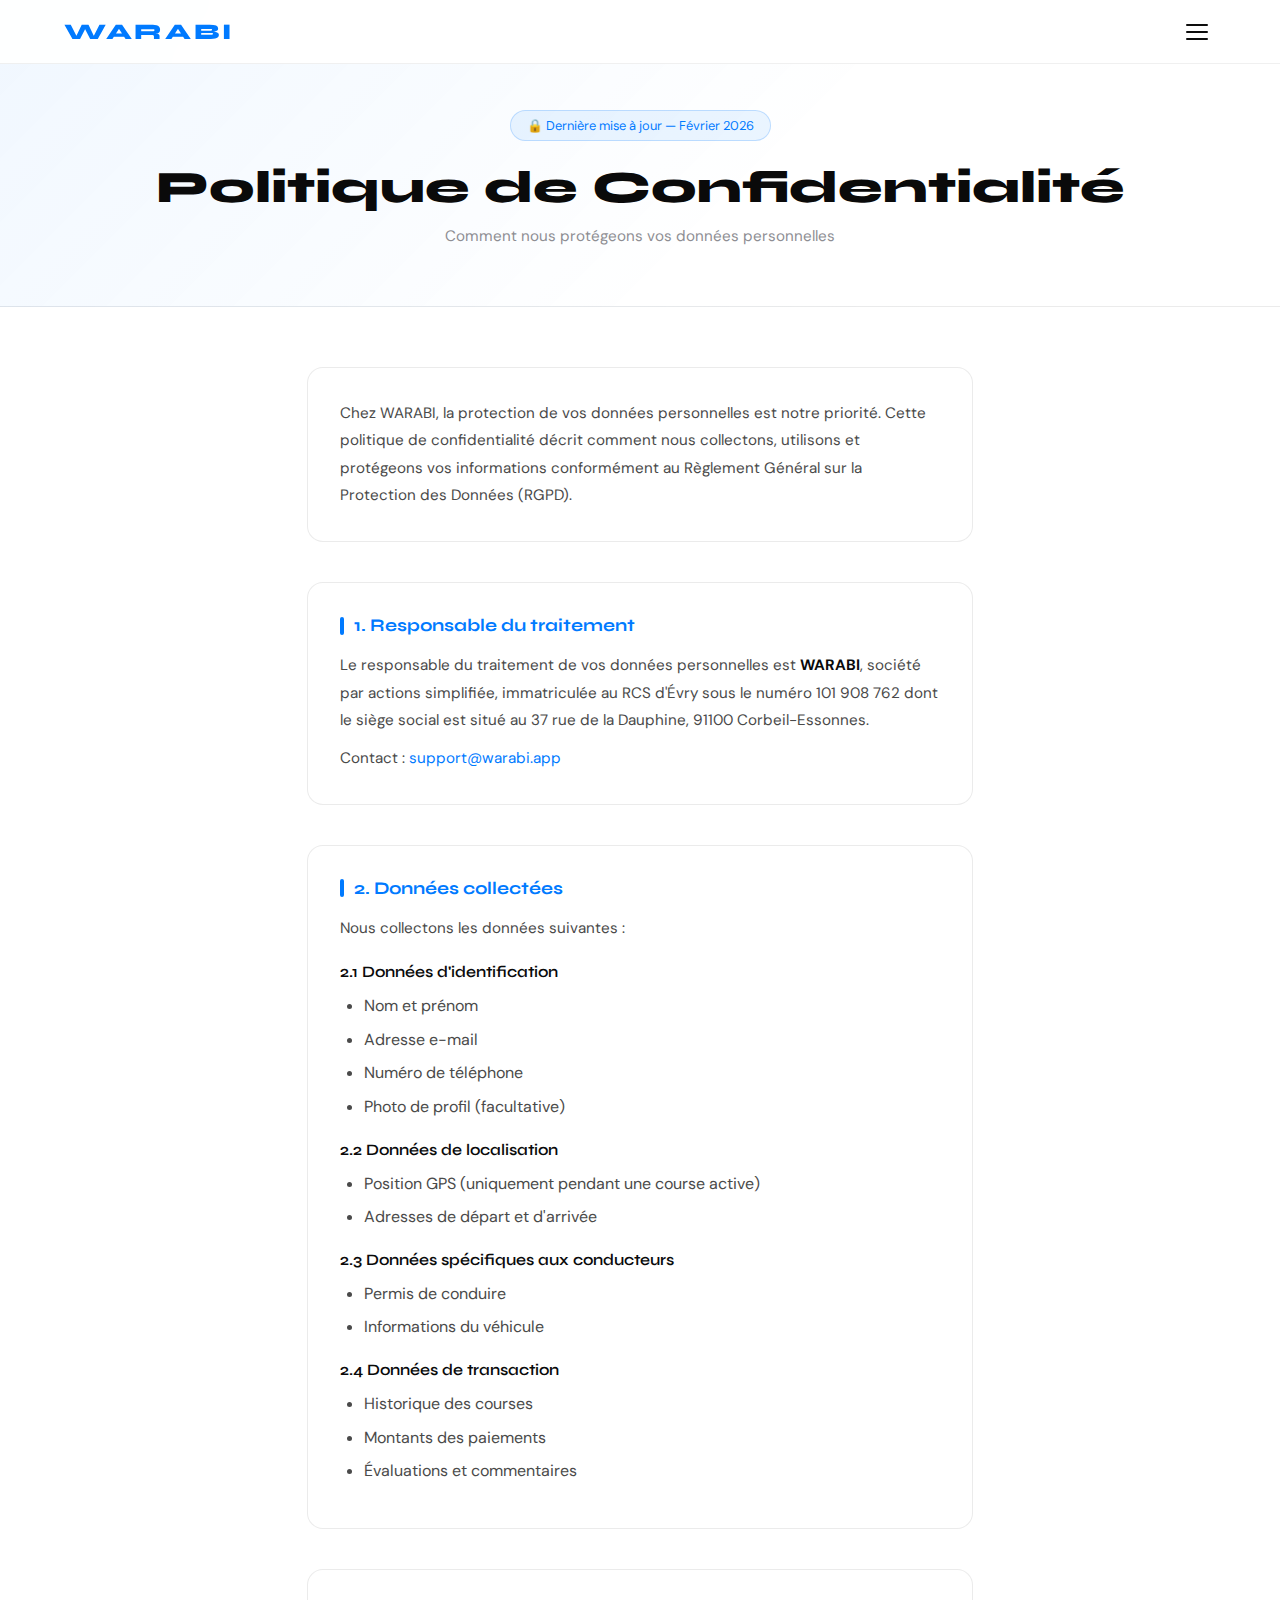
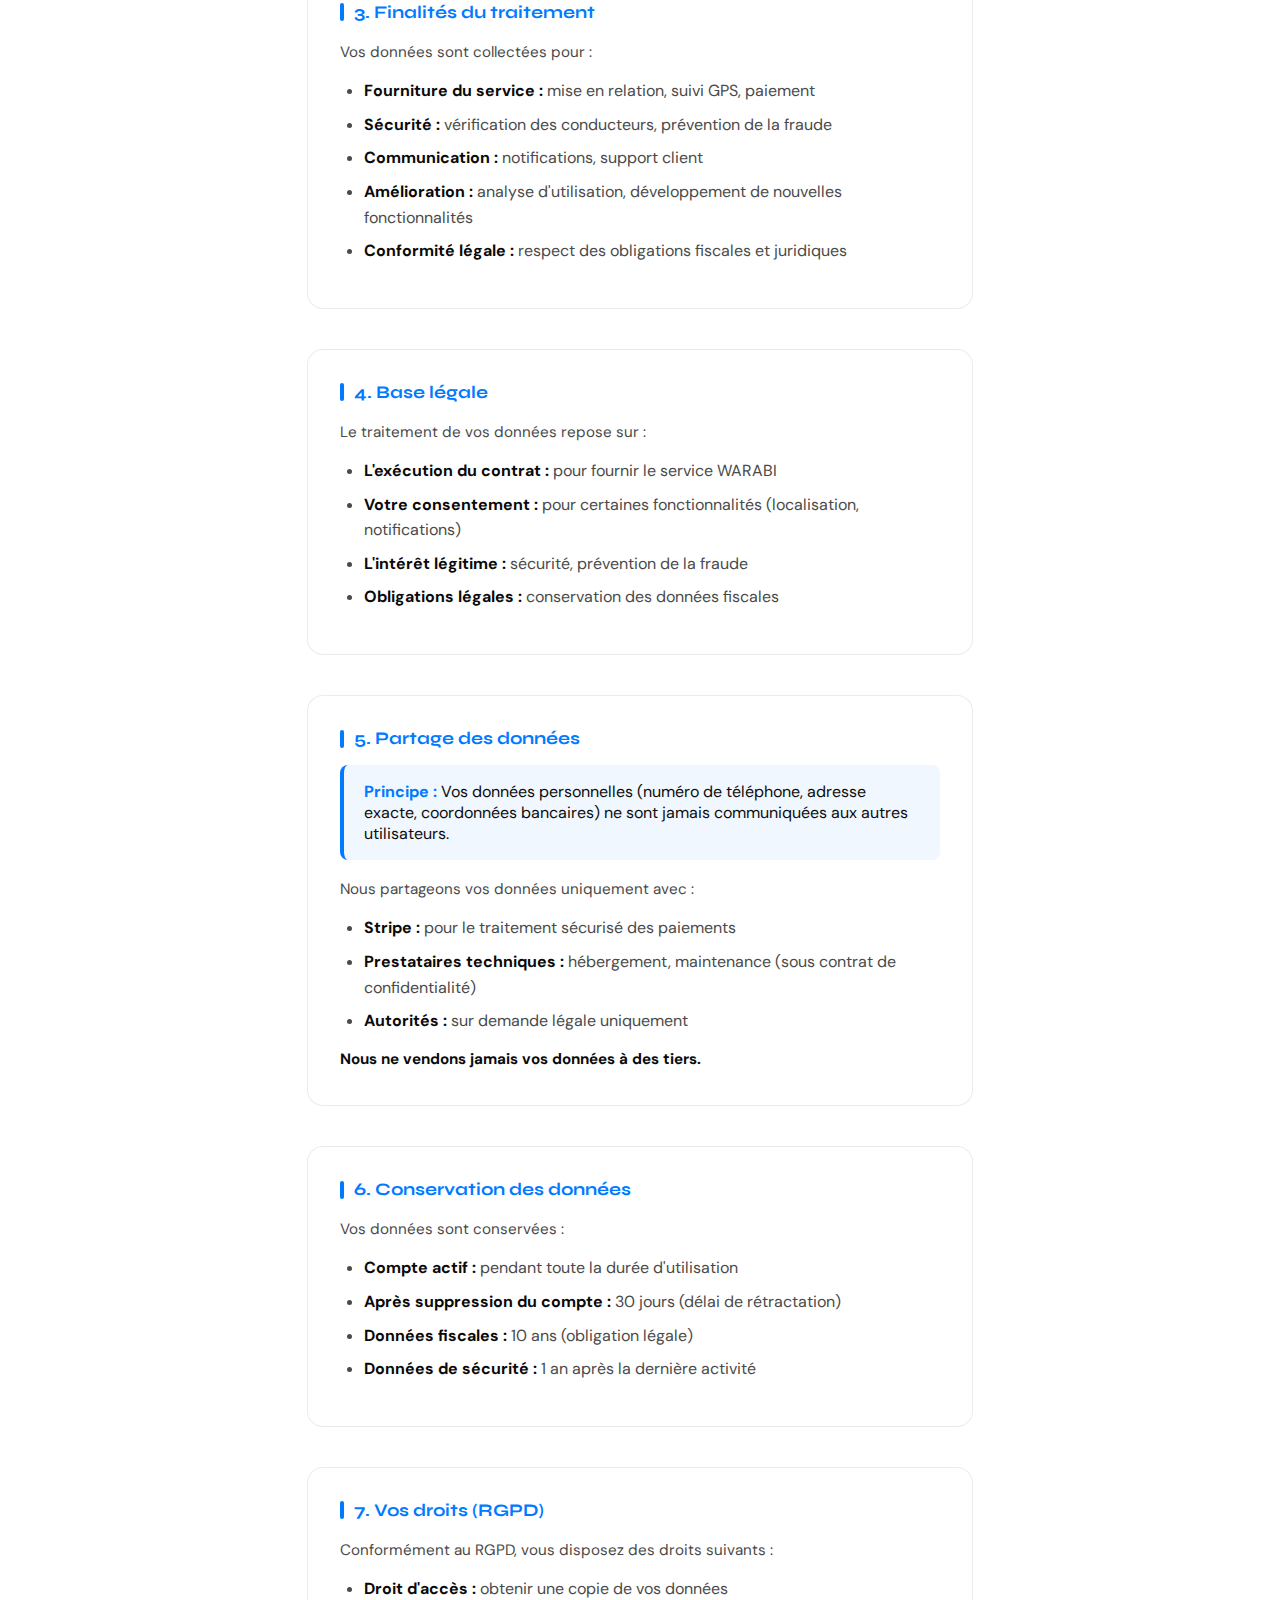
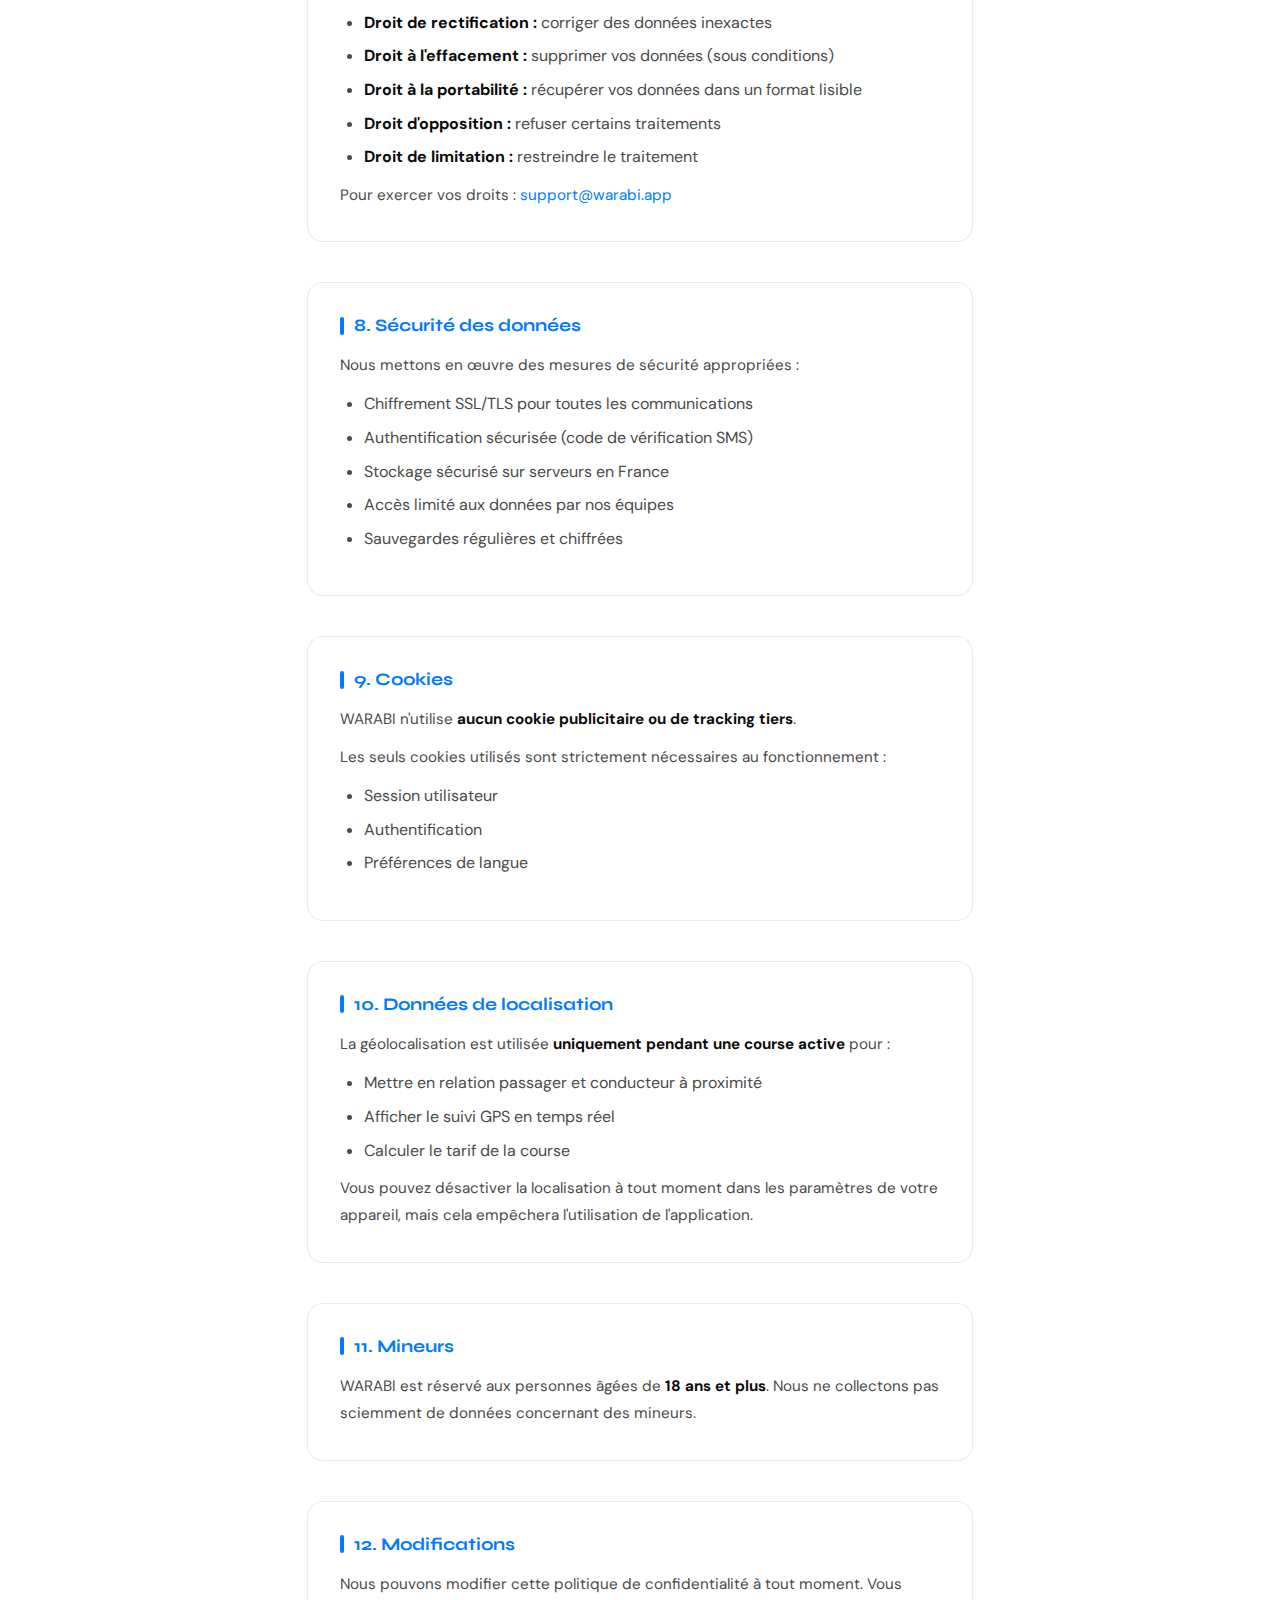
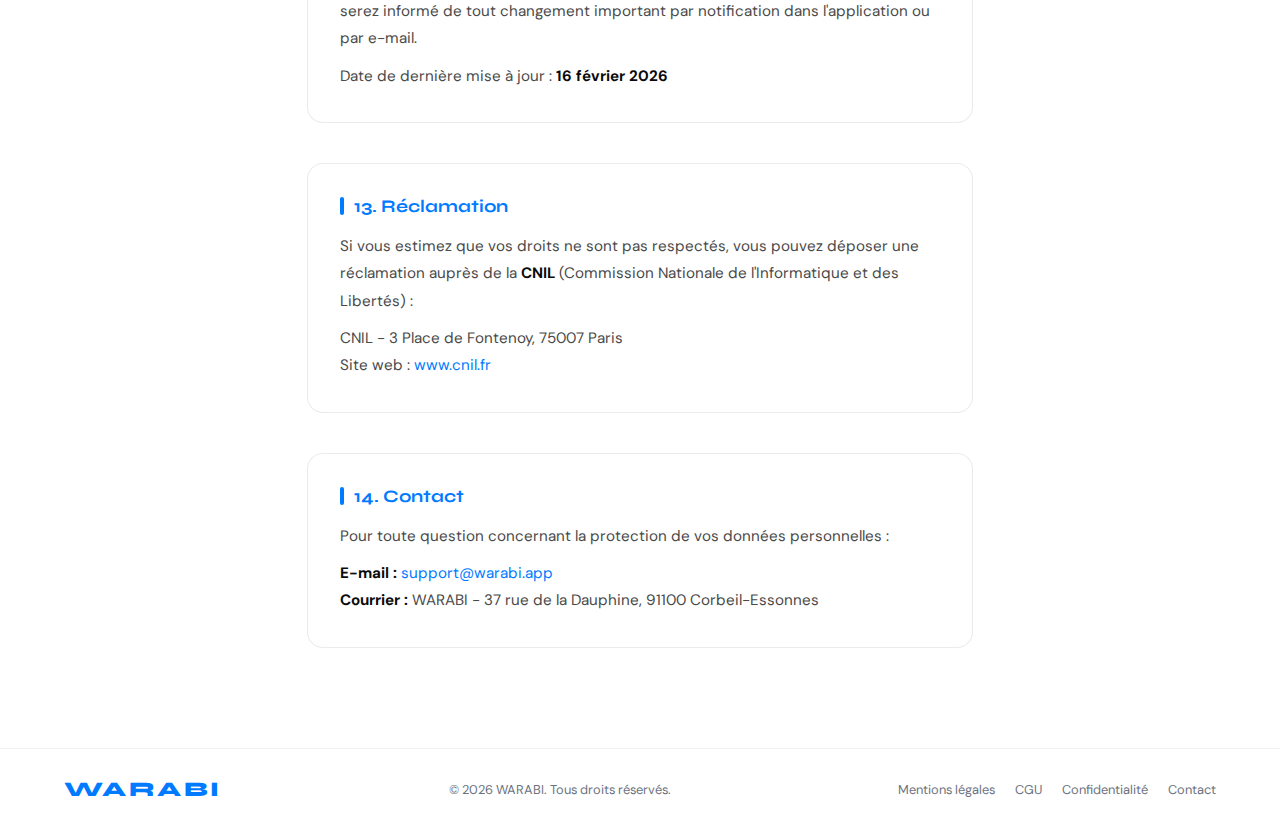
<file: confidentialite.html>
<!DOCTYPE html>
<html lang="fr">
<head>
  <meta charset="UTF-8" />
  <meta name="viewport" content="width=device-width, initial-scale=1.0" />
  <title>Politique de Confidentialité — WARABI</title>
  <link rel="icon" href="/favicon-2.png" type="image/png">
  <link rel="preconnect" href="https://fonts.googleapis.com" />
  <link href="https://fonts.googleapis.com/css2?family=Syne:wght@400;600;700;800&family=DM+Sans:wght@300;400;500&display=swap" rel="stylesheet" />
  <link rel="stylesheet" href="css/style.css" />
  <style>
    .legal-hero {
      padding: 120px 6vw 60px;
      background: linear-gradient(135deg, rgba(0,122,255,0.06) 0%, transparent 60%);
      border-bottom: 1px solid rgba(0,0,0,0.08);
      text-align: center;
    }
    .legal-hero h1 {
      font-family: 'Syne', sans-serif;
      font-weight: 800;
      font-size: clamp(1.6rem, 4vw, 2.8rem);
      color: #0a0a0a;
      margin-bottom: 12px;
    }
    .legal-hero p {
      color: #8E8E93;
      font-size: 0.95rem;
    }
    .legal-content {
      max-width: 820px;
      margin: 0 auto;
      padding: 60px 6vw 100px;
      display: flex;
      flex-direction: column;
      gap: 40px;
    }
    .legal-section {
      background: #ffffff;
      border: 1px solid rgba(0,0,0,0.08);
      border-radius: 16px;
      padding: 32px;
    }
    .legal-section h2 {
      font-family: 'Syne', sans-serif;
      font-weight: 700;
      font-size: 1.1rem;
      color: #007AFF;
      margin-bottom: 16px;
      display: flex;
      align-items: center;
      gap: 10px;
    }
    .legal-section h2::before {
      content: '';
      display: inline-block;
      width: 4px;
      height: 18px;
      background: #007AFF;
      border-radius: 2px;
    }
    .legal-section h3 {
      font-family: 'Syne', sans-serif;
      font-weight: 600;
      font-size: 1rem;
      color: #0a0a0a;
      margin: 20px 0 12px;
    }
    .legal-section p {
      color: #4a4a4a;
      font-size: 0.95rem;
      line-height: 1.8;
      margin-bottom: 10px;
    }
    .legal-section p:last-child { margin-bottom: 0; }
    .legal-section a {
      color: #007AFF;
      text-decoration: none;
    }
    .legal-section a:hover { text-decoration: underline; }
    .legal-section strong { color: #0a0a0a; }
    .legal-section ul, .legal-section ol {
      margin: 12px 0 12px 24px;
      color: #4a4a4a;
    }
    .legal-section li {
      margin-bottom: 8px;
      line-height: 1.6;
    }
    .legal-highlight {
      background: #f0f7ff;
      border-left: 4px solid #007AFF;
      padding: 16px 20px;
      border-radius: 8px;
      margin: 16px 0;
    }
    .legal-highlight strong {
      color: #007AFF;
    }
    .update-badge {
      display: inline-flex;
      align-items: center;
      gap: 8px;
      background: rgba(0,122,255,0.08);
      border: 1px solid rgba(0,122,255,0.2);
      border-radius: 50px;
      padding: 6px 16px;
      font-size: 0.8rem;
      color: #007AFF;
      margin-bottom: 20px;
    }
  </style>
</head>
<body>

  <!-- NAVBAR -->
  <nav class="navbar">
    <a class="nav-logo" href="index.html">WARABI</a>
    <button class="hamburger" id="hamburger">
      <span></span><span></span><span></span>
    </button>
  </nav>

  <!-- MENU OVERLAY -->
  <div class="menu-overlay" id="menuOverlay">
    <button class="menu-close" id="menuClose">✕</button>
    <ul class="menu-links">
      <li><a href="index.html" class="menu-link">Accueil</a></li>
      <li><a href="index.html" class="menu-link">Fonctionnalités</a></li>
      <li><a href="index.html" class="menu-link">Télécharger</a></li>
      <li><a href="index.html" class="menu-link">FAQ</a></li>
    </ul>
    <a href="index.html" class="menu-cta">Télécharger l'app →</a>
  </div>

  <!-- HERO -->
  <div class="legal-hero" style="padding-top: 110px;">
    <div class="update-badge">🔒 Dernière mise à jour — Février 2026</div>
    <h1>Politique de Confidentialité</h1>
    <p>Comment nous protégeons vos données personnelles</p>
  </div>

  <!-- CONTENU -->
  <div class="legal-content">

    <div class="legal-section">
      <p>
        Chez WARABI, la protection de vos données personnelles est notre priorité. Cette politique de confidentialité décrit comment nous collectons, utilisons et protégeons vos informations conformément au Règlement Général sur la Protection des Données (RGPD).
      </p>
    </div>

    <div class="legal-section">
      <h2>1. Responsable du traitement</h2>
      <p>
        Le responsable du traitement de vos données personnelles est <strong>WARABI</strong>, société par actions simplifiée, immatriculée au RCS d'Évry sous le numéro 101 908 762 dont le siège social est situé au 37 rue de la Dauphine, 91100 Corbeil-Essonnes.
      </p>
      <p>
        Contact : <a href="mailto:support@warabi.app">support@warabi.app</a>
      </p>
    </div>

    <div class="legal-section">
      <h2>2. Données collectées</h2>
      <p>Nous collectons les données suivantes :</p>
      <h3>2.1 Données d'identification</h3>
      <ul>
        <li>Nom et prénom</li>
        <li>Adresse e-mail</li>
        <li>Numéro de téléphone</li>
        <li>Photo de profil (facultative)</li>
      </ul>
      <h3>2.2 Données de localisation</h3>
      <ul>
        <li>Position GPS (uniquement pendant une course active)</li>
        <li>Adresses de départ et d'arrivée</li>
      </ul>
      <h3>2.3 Données spécifiques aux conducteurs</h3>
      <ul>
        <li>Permis de conduire</li>
        <li>Informations du véhicule</li>
      </ul>
      <h3>2.4 Données de transaction</h3>
      <ul>
        <li>Historique des courses</li>
        <li>Montants des paiements</li>
        <li>Évaluations et commentaires</li>
      </ul>
    </div>

    <div class="legal-section">
      <h2>3. Finalités du traitement</h2>
      <p>Vos données sont collectées pour :</p>
      <ul>
        <li><strong>Fourniture du service :</strong> mise en relation, suivi GPS, paiement</li>
        <li><strong>Sécurité :</strong> vérification des conducteurs, prévention de la fraude</li>
        <li><strong>Communication :</strong> notifications, support client</li>
        <li><strong>Amélioration :</strong> analyse d'utilisation, développement de nouvelles fonctionnalités</li>
        <li><strong>Conformité légale :</strong> respect des obligations fiscales et juridiques</li>
      </ul>
    </div>

    <div class="legal-section">
      <h2>4. Base légale</h2>
      <p>Le traitement de vos données repose sur :</p>
      <ul>
        <li><strong>L'exécution du contrat :</strong> pour fournir le service WARABI</li>
        <li><strong>Votre consentement :</strong> pour certaines fonctionnalités (localisation, notifications)</li>
        <li><strong>L'intérêt légitime :</strong> sécurité, prévention de la fraude</li>
        <li><strong>Obligations légales :</strong> conservation des données fiscales</li>
      </ul>
    </div>

    <div class="legal-section">
      <h2>5. Partage des données</h2>
      <div class="legal-highlight">
        <strong>Principe :</strong> Vos données personnelles (numéro de téléphone, adresse exacte, coordonnées bancaires) ne sont jamais communiquées aux autres utilisateurs.
      </div>
      <p>Nous partageons vos données uniquement avec :</p>
      <ul>
        <li><strong>Stripe :</strong> pour le traitement sécurisé des paiements</li>
        <li><strong>Prestataires techniques :</strong> hébergement, maintenance (sous contrat de confidentialité)</li>
        <li><strong>Autorités :</strong> sur demande légale uniquement</li>
      </ul>
      <p><strong>Nous ne vendons jamais vos données à des tiers.</strong></p>
    </div>

    <div class="legal-section">
      <h2>6. Conservation des données</h2>
      <p>Vos données sont conservées :</p>
      <ul>
        <li><strong>Compte actif :</strong> pendant toute la durée d'utilisation</li>
        <li><strong>Après suppression du compte :</strong> 30 jours (délai de rétractation)</li>
        <li><strong>Données fiscales :</strong> 10 ans (obligation légale)</li>
        <li><strong>Données de sécurité :</strong> 1 an après la dernière activité</li>
      </ul>
    </div>

    <div class="legal-section">
      <h2>7. Vos droits (RGPD)</h2>
      <p>Conformément au RGPD, vous disposez des droits suivants :</p>
      <ul>
        <li><strong>Droit d'accès :</strong> obtenir une copie de vos données</li>
        <li><strong>Droit de rectification :</strong> corriger des données inexactes</li>
        <li><strong>Droit à l'effacement :</strong> supprimer vos données (sous conditions)</li>
        <li><strong>Droit à la portabilité :</strong> récupérer vos données dans un format lisible</li>
        <li><strong>Droit d'opposition :</strong> refuser certains traitements</li>
        <li><strong>Droit de limitation :</strong> restreindre le traitement</li>
      </ul>
      <p>Pour exercer vos droits : <a href="mailto:support@warabi.app">support@warabi.app</a></p>
    </div>

    <div class="legal-section">
      <h2>8. Sécurité des données</h2>
      <p>Nous mettons en œuvre des mesures de sécurité appropriées :</p>
      <ul>
        <li>Chiffrement SSL/TLS pour toutes les communications</li>
        <li>Authentification sécurisée (code de vérification SMS)</li>
        <li>Stockage sécurisé sur serveurs en France</li>
        <li>Accès limité aux données par nos équipes</li>
        <li>Sauvegardes régulières et chiffrées</li>
      </ul>
    </div>

    <div class="legal-section">
      <h2>9. Cookies</h2>
      <p>WARABI n'utilise <strong>aucun cookie publicitaire ou de tracking tiers</strong>.</p>
      <p>Les seuls cookies utilisés sont strictement nécessaires au fonctionnement :</p>
      <ul>
        <li>Session utilisateur</li>
        <li>Authentification</li>
        <li>Préférences de langue</li>
      </ul>
    </div>

    <div class="legal-section">
      <h2>10. Données de localisation</h2>
      <p>
        La géolocalisation est utilisée <strong>uniquement pendant une course active</strong> pour :
      </p>
      <ul>
        <li>Mettre en relation passager et conducteur à proximité</li>
        <li>Afficher le suivi GPS en temps réel</li>
        <li>Calculer le tarif de la course</li>
      </ul>
      <p>
        Vous pouvez désactiver la localisation à tout moment dans les paramètres de votre appareil, mais cela empêchera l'utilisation de l'application.
      </p>
    </div>

    <div class="legal-section">
      <h2>11. Mineurs</h2>
      <p>
        WARABI est réservé aux personnes âgées de <strong>18 ans et plus</strong>. Nous ne collectons pas sciemment de données concernant des mineurs.
      </p>
    </div>

    <div class="legal-section">
      <h2>12. Modifications</h2>
      <p>
        Nous pouvons modifier cette politique de confidentialité à tout moment. Vous serez informé de tout changement important par notification dans l'application ou par e-mail.
      </p>
      <p>
        Date de dernière mise à jour : <strong>16 février 2026</strong>
      </p>
    </div>

    <div class="legal-section">
      <h2>13. Réclamation</h2>
      <p>
        Si vous estimez que vos droits ne sont pas respectés, vous pouvez déposer une réclamation auprès de la <strong>CNIL</strong> (Commission Nationale de l'Informatique et des Libertés) :
      </p>
      <p>
        CNIL - 3 Place de Fontenoy, 75007 Paris<br>
        Site web : <a href="https://www.cnil.fr" target="_blank">www.cnil.fr</a>
      </p>
    </div>

    <div class="legal-section">
      <h2>14. Contact</h2>
      <p>
        Pour toute question concernant la protection de vos données personnelles :
      </p>
      <p>
        <strong>E-mail :</strong> <a href="mailto:support@warabi.app">support@warabi.app</a><br>
        <strong>Courrier :</strong> WARABI - 37 rue de la Dauphine, 91100 Corbeil-Essonnes
      </p>
    </div>

  </div>

  <!-- FOOTER -->
  <footer class="footer">
    <div class="footer-inner">
      <span class="nav-logo" style="font-size:1.3rem; color:#007AFF;">WARABI</span>
      <p>© 2026 WARABI. Tous droits réservés.</p>
      <div class="footer-links">
        <a href="legal.html">Mentions légales</a>
        <a href="cgu.html">CGU</a>
        <a href="confidentialite.html">Confidentialité</a>
       <a href="contact.html">Contact</a>
      </div>
    </div>
  </footer>

  <script>
    const hamburger = document.getElementById('hamburger');
    const menuOverlay = document.getElementById('menuOverlay');
    const menuClose = document.getElementById('menuClose');
    hamburger.addEventListener('click', () => {
      hamburger.classList.toggle('open');
      menuOverlay.classList.toggle('open');
    });
    menuClose.addEventListener('click', () => {
      hamburger.classList.remove('open');
      menuOverlay.classList.remove('open');
    });
  </script>

</body>
</html>
</file>
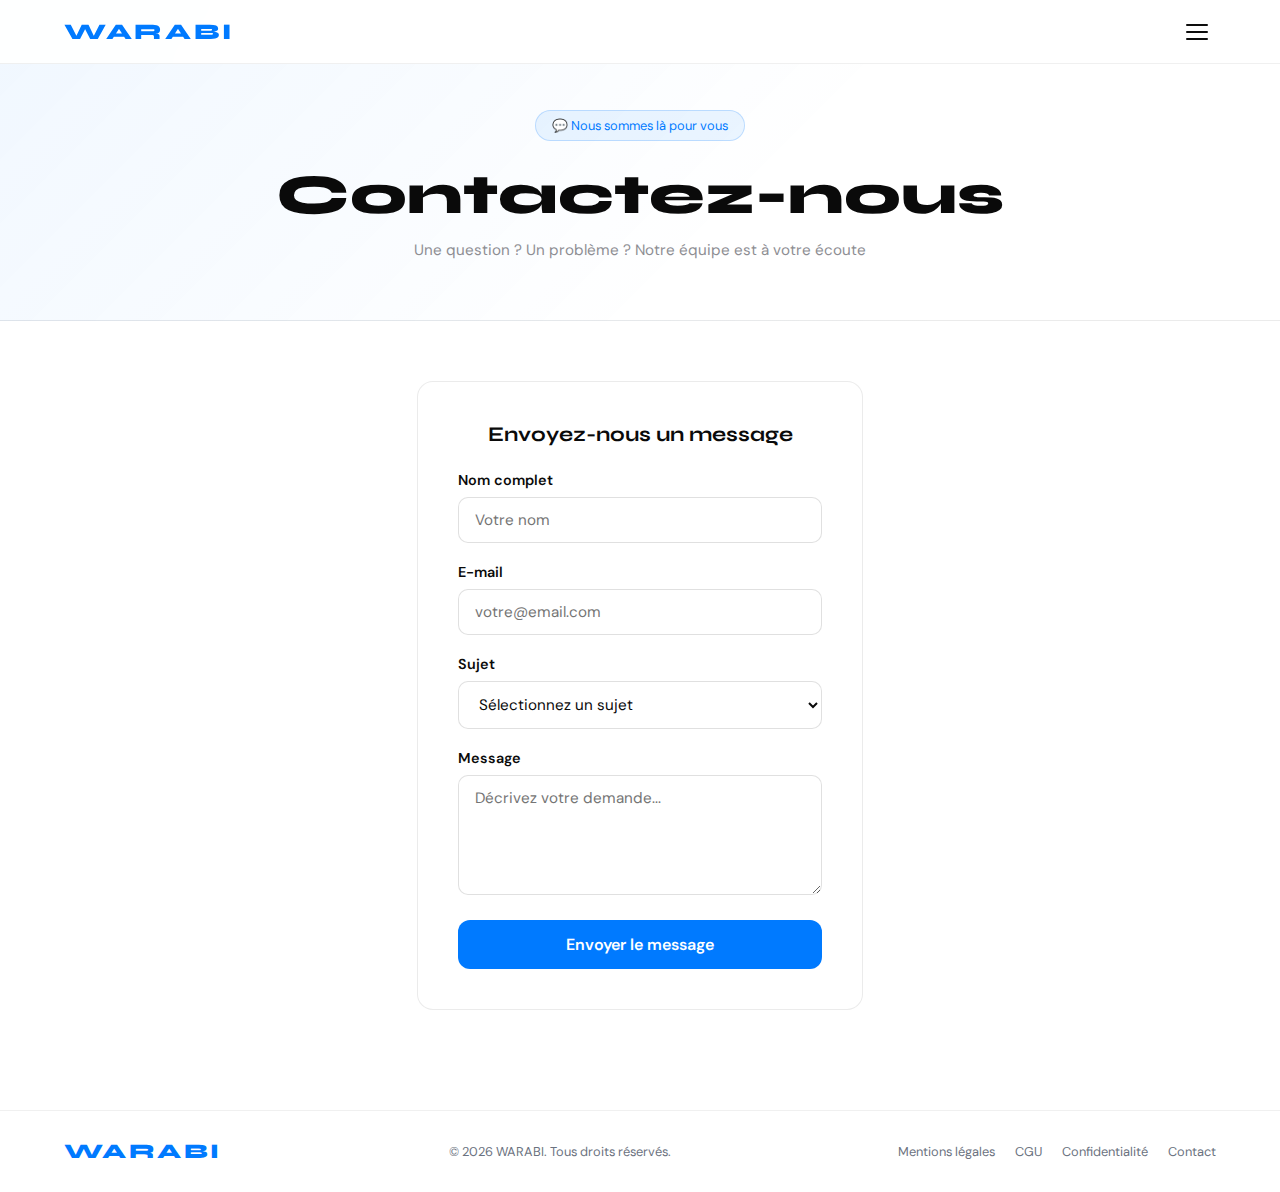
<file: contact.html>
<!DOCTYPE html>
<html lang="fr">
<head>
  <meta charset="UTF-8" />
  <meta name="viewport" content="width=device-width, initial-scale=1.0" />
  <title>Contact — WARABI</title>
  <link rel="icon" href="/favicon-2.png" type="image/png">
  <link rel="preconnect" href="https://fonts.googleapis.com" />
  <link href="https://fonts.googleapis.com/css2?family=Syne:wght@400;600;700;800&family=DM+Sans:wght@300;400;500&display=swap" rel="stylesheet" />
  <link rel="stylesheet" href="css/style.css" />
  <style>
    .contact-hero {
      padding: 120px 6vw 60px;
      background: linear-gradient(135deg, rgba(0,122,255,0.06) 0%, transparent 60%);
      border-bottom: 1px solid rgba(0,0,0,0.08);
      text-align: center;
    }
    .contact-hero h1 {
      font-family: 'Syne', sans-serif;
      font-weight: 800;
      font-size: clamp(2rem, 5vw, 3.5rem);
      color: #0a0a0a;
      margin-bottom: 12px;
    }
    .contact-hero p {
      color: #8E8E93;
      font-size: 0.95rem;
    }
    .contact-content {
      max-width: 600px;
      margin: 0 auto;
      padding: 60px 6vw 100px;
    }
    .contact-form {
      background: #ffffff;
      border: 1px solid rgba(0,0,0,0.08);
      border-radius: 16px;
      padding: 40px;
    }
    .contact-form h2 {
      font-family: 'Syne', sans-serif;
      font-weight: 700;
      font-size: 1.3rem;
      color: #0a0a0a;
      margin-bottom: 24px;
      text-align: center;
    }
    .form-group {
      margin-bottom: 20px;
    }
    .form-group label {
      display: block;
      font-weight: 600;
      font-size: 0.9rem;
      color: #0a0a0a;
      margin-bottom: 8px;
    }
    .form-group input,
    .form-group textarea,
    .form-group select {
      width: 100%;
      padding: 12px 16px;
      border: 1px solid rgba(0,0,0,0.12);
      border-radius: 10px;
      font-family: 'DM Sans', sans-serif;
      font-size: 0.95rem;
      color: #0a0a0a;
      background: #ffffff;
      transition: border-color 0.2s;
    }
    .form-group input:focus,
    .form-group textarea:focus,
    .form-group select:focus {
      outline: none;
      border-color: #007AFF;
    }
    .form-group textarea {
      resize: vertical;
      min-height: 120px;
    }
    .form-submit {
      width: 100%;
      background: #007AFF;
      color: #ffffff;
      border: none;
      border-radius: 12px;
      padding: 14px;
      font-family: 'DM Sans', sans-serif;
      font-weight: 600;
      font-size: 1rem;
      cursor: pointer;
      transition: transform 0.2s, box-shadow 0.2s, background 0.2s;
    }
    .form-submit:hover:not(:disabled) {
      transform: translateY(-2px);
      box-shadow: 0 8px 30px rgba(0,122,255,0.3);
    }
    .form-submit:disabled {
      cursor: not-allowed;
      opacity: 0.8;
    }
    .update-badge {
      display: inline-flex;
      align-items: center;
      gap: 8px;
      background: rgba(0,122,255,0.08);
      border: 1px solid rgba(0,122,255,0.2);
      border-radius: 50px;
      padding: 6px 16px;
      font-size: 0.8rem;
      color: #007AFF;
      margin-bottom: 20px;
    }
    .success-message {
      display: none;
      text-align: center;
      padding: 30px 0;
    }
    .success-message .success-icon {
      font-size: 2.5rem;
      margin-bottom: 12px;
    }
    .success-message p.title {
      font-weight: 700;
      font-size: 1.1rem;
      color: #0a0a0a;
      margin-bottom: 6px;
    }
    .success-message p.subtitle {
      color: #8E8E93;
      font-size: 0.9rem;
    }
  </style>
</head>
<body>

  <!-- NAVBAR -->
  <nav class="navbar">
    <a class="nav-logo" href="index.html">WARABI</a>
    <button class="hamburger" id="hamburger">
      <span></span><span></span><span></span>
    </button>
  </nav>

  <!-- MENU OVERLAY -->
  <div class="menu-overlay" id="menuOverlay">
    <button class="menu-close" id="menuClose">✕</button>
    <ul class="menu-links">
      <li><a href="index.html" class="menu-link">Accueil</a></li>
      <li><a href="index.html" class="menu-link">Fonctionnalités</a></li>
      <li><a href="index.html" class="menu-link">Télécharger</a></li>
      <li><a href="index.html" class="menu-link">FAQ</a></li>
    </ul>
    <a href="index.html" class="menu-cta">Télécharger l'app →</a>
  </div>

  <!-- HERO -->
  <div class="contact-hero" style="padding-top: 110px;">
    <div class="update-badge">💬 Nous sommes là pour vous</div>
    <h1>Contactez-nous</h1>
    <p>Une question ? Un problème ? Notre équipe est à votre écoute</p>
  </div>

  <!-- CONTENU -->
  <div class="contact-content">

    <!-- FORMULAIRE -->
    <div class="contact-form">
      <h2>Envoyez-nous un message</h2>

      <!-- Message de succès -->
      <div class="success-message" id="successMessage">
        <div class="success-icon">✅</div>
        <p class="title">Message envoyé !</p>
        <p class="subtitle">Nous vous répondrons dans les plus brefs délais (sous 24h).</p>
      </div>

      <form id="contactForm">
        <div class="form-group">
          <label for="name">Nom complet</label>
          <input type="text" id="name" name="name" required placeholder="Votre nom">
        </div>

        <div class="form-group">
          <label for="email">E-mail</label>
          <input type="email" id="email" name="email" required placeholder="votre@email.com">
        </div>

        <div class="form-group">
          <label for="subject">Sujet</label>
          <select id="subject" name="subject" required>
            <option value="">Sélectionnez un sujet</option>
            <option value="Question générale">Question générale</option>
            <option value="Support technique">Support technique</option>
            <option value="Devenir conducteur">Devenir conducteur</option>
            <option value="Problème de paiement">Problème de paiement</option>
            <option value="Signalement sécurité">Signalement sécurité</option>
            <option value="Autre">Autre</option>
          </select>
        </div>

        <div class="form-group">
          <label for="message">Message</label>
          <textarea id="message" name="message" required placeholder="Décrivez votre demande..."></textarea>
        </div>

        <button type="submit" class="form-submit" id="submitBtn">Envoyer le message</button>
      </form>
    </div>

  </div>

  <!-- FOOTER -->
  <footer class="footer">
    <div class="footer-inner">
      <span class="nav-logo" style="font-size:1.3rem; color:#007AFF;">WARABI</span>
      <p>© 2026 WARABI. Tous droits réservés.</p>
      <div class="footer-links">
        <a href="legal.html">Mentions légales</a>
        <a href="cgu.html">CGU</a>
        <a href="confidentialite.html">Confidentialité</a>
        <a href="contact.html">Contact</a>
      </div>
    </div>
  </footer>

  <script>
    // Navbar
    const hamburger = document.getElementById('hamburger');
    const menuOverlay = document.getElementById('menuOverlay');
    const menuClose = document.getElementById('menuClose');
    hamburger.addEventListener('click', () => {
      hamburger.classList.toggle('open');
      menuOverlay.classList.toggle('open');
    });
    menuClose.addEventListener('click', () => {
      hamburger.classList.remove('open');
      menuOverlay.classList.remove('open');
    });

    // Formulaire
    document.getElementById('contactForm').addEventListener('submit', async function(e) {
      e.preventDefault();

      const btn = document.getElementById('submitBtn');
      btn.textContent = 'Envoi en cours...';
      btn.disabled = true;

      const payload = {
        name: document.getElementById('name').value,
        email: document.getElementById('email').value,
        subject: document.getElementById('subject').value,
        message: document.getElementById('message').value,
      };

      try {
        const res = await fetch('https://api.warabi.app/api/contact', {
          method: 'POST',
          headers: { 'Content-Type': 'application/json' },
          body: JSON.stringify(payload)
        });

        if (res.ok) {
          document.getElementById('contactForm').style.display = 'none';
          document.getElementById('successMessage').style.display = 'block';
        } else {
          throw new Error();
        }
      } catch {
        btn.textContent = 'Erreur — réessayez';
        btn.style.background = '#FF3B30';
        btn.disabled = false;
      }
    });
  </script>

</body>
</html>
</file>
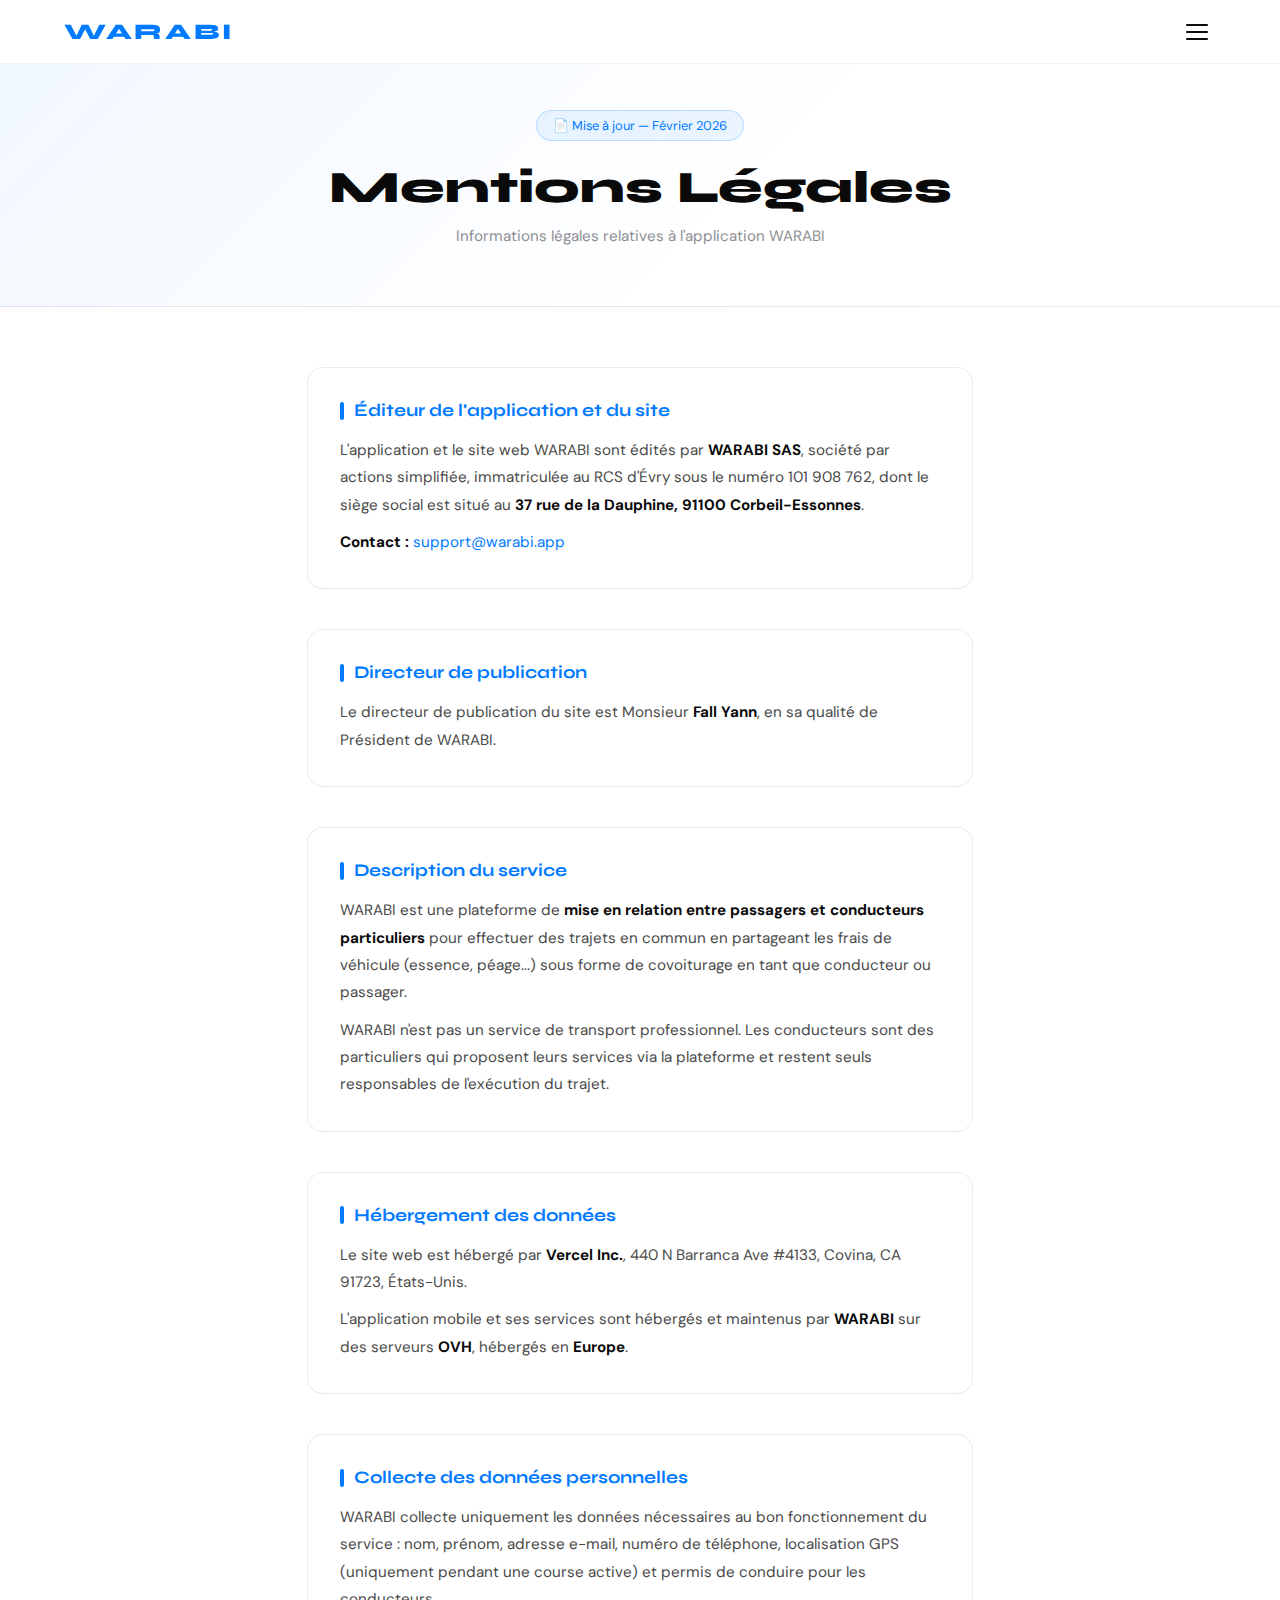
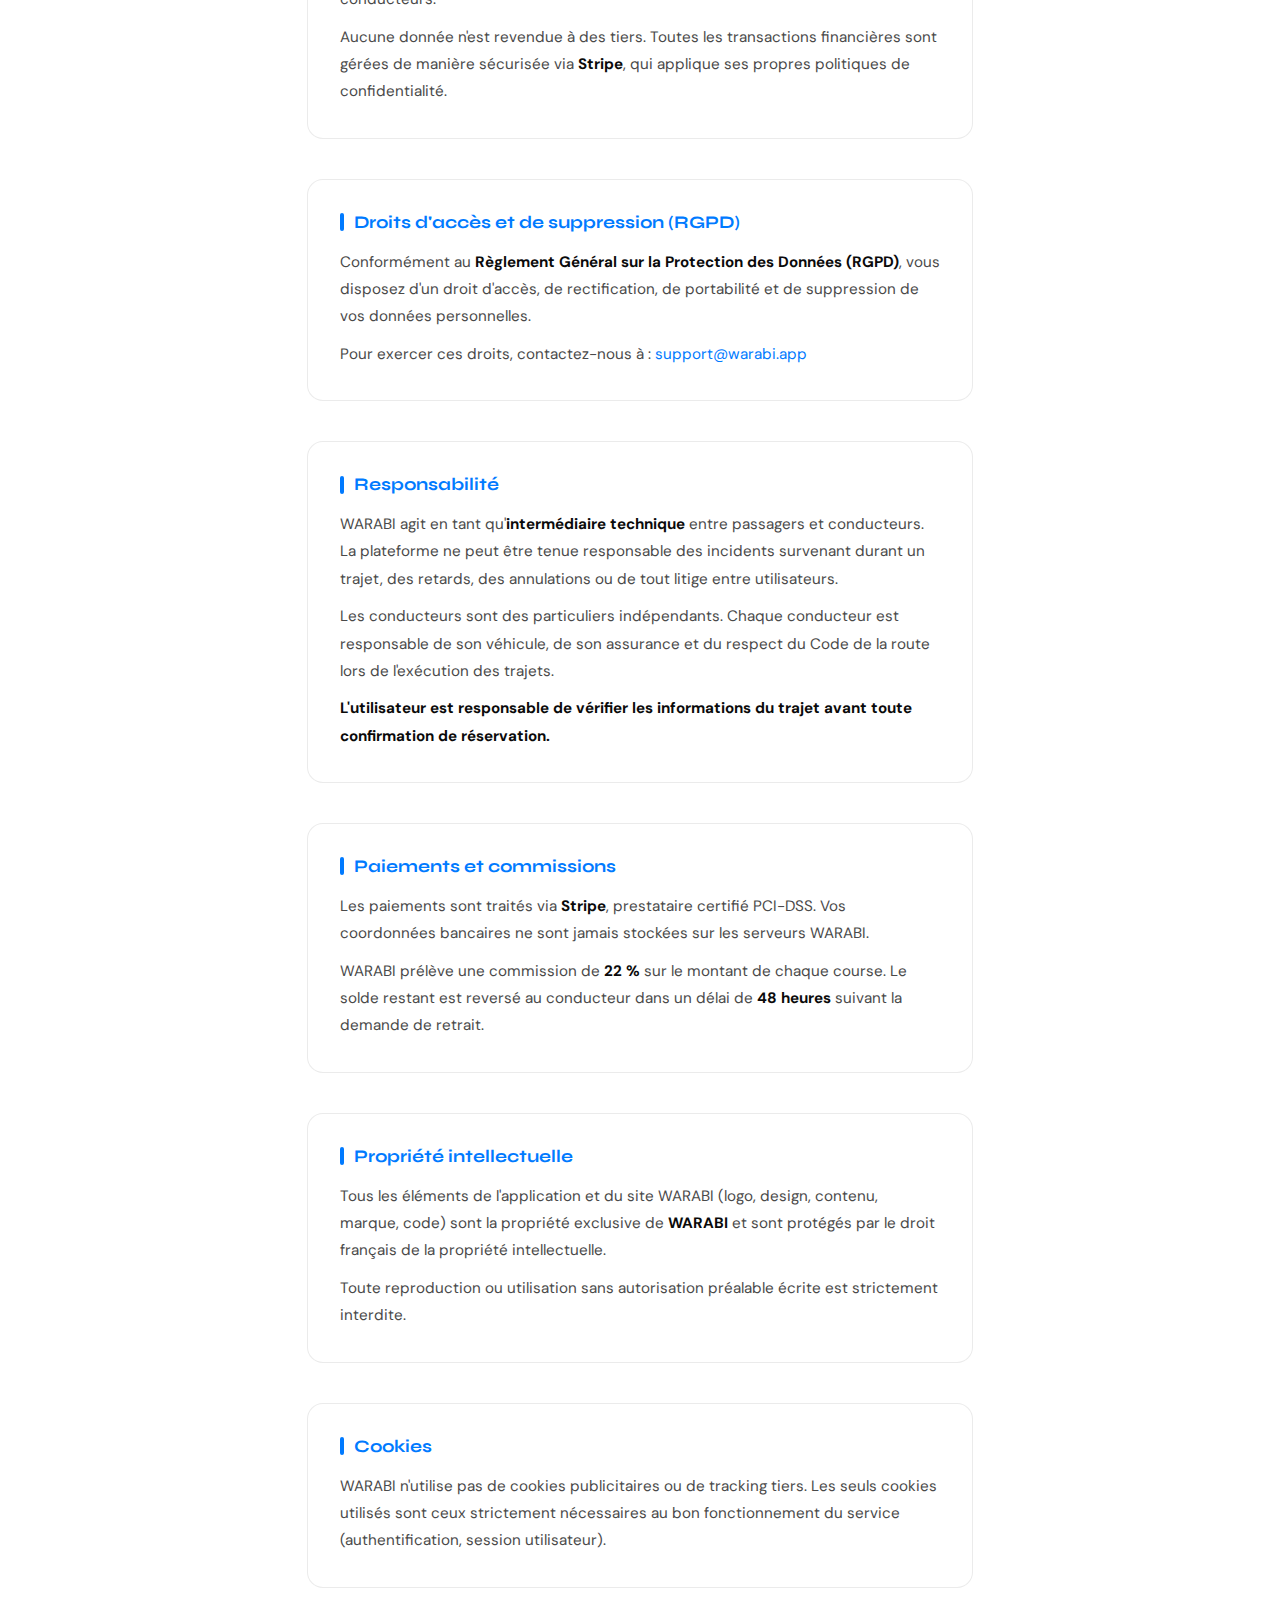
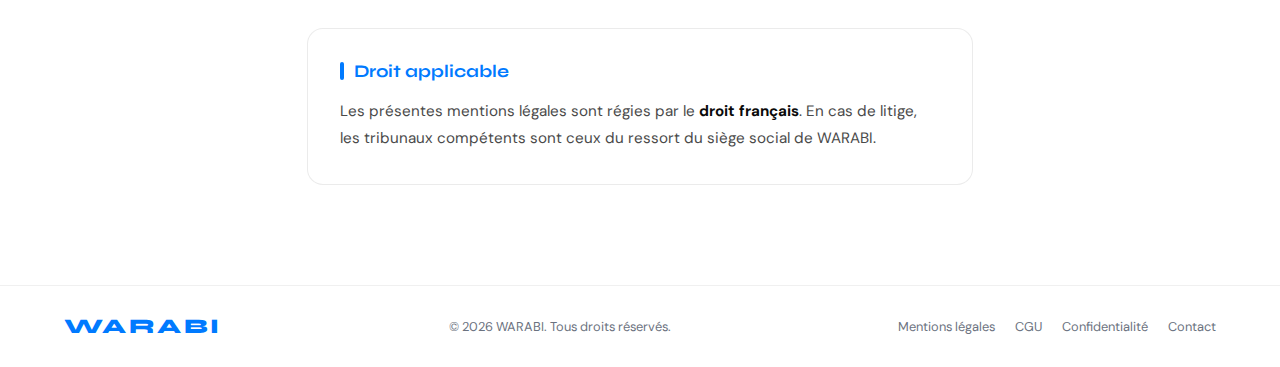
<file: legal.html>
<!DOCTYPE html>
<html lang="fr">
<head>
  <meta charset="UTF-8" />
  <meta name="viewport" content="width=device-width, initial-scale=1.0" />
  <title>Mentions Légales — WARABI</title>
  <link rel="icon" href="/favicon-2.png" type="image/png">
  <link rel="preconnect" href="https://fonts.googleapis.com" />
  <link href="https://fonts.googleapis.com/css2?family=Syne:wght@400;600;700;800&family=DM+Sans:wght@300;400;500&display=swap" rel="stylesheet" />
  <link rel="stylesheet" href="css/style.css" />
  <style>
    .legal-hero {
      padding: 120px 6vw 60px;
      background: linear-gradient(135deg, rgba(0,122,255,0.06) 0%, transparent 60%);
      border-bottom: 1px solid rgba(0,0,0,0.08);
      text-align: center;
    }
    .legal-hero h1 {
      font-family: 'Syne', sans-serif;
      font-weight: 800;
      font-size: clamp(1.6rem, 4vw, 2.8rem);
      color: #0a0a0a;
      margin-bottom: 12px;
    }
    .legal-hero p {
      color: #8E8E93;
      font-size: 0.95rem;
    }
    .legal-content {
      max-width: 820px;
      margin: 0 auto;
      padding: 60px 6vw 100px;
      display: flex;
      flex-direction: column;
      gap: 40px;
    }
    .legal-section {
      background: #ffffff;
      border: 1px solid rgba(0,0,0,0.08);
      border-radius: 16px;
      padding: 32px;
    }
    .legal-section h2 {
      font-family: 'Syne', sans-serif;
      font-weight: 700;
      font-size: 1.1rem;
      color: #007AFF;
      margin-bottom: 16px;
      display: flex;
      align-items: center;
      gap: 10px;
    }
    .legal-section h2::before {
      content: '';
      display: inline-block;
      width: 4px;
      height: 18px;
      background: #007AFF;
      border-radius: 2px;
    }
    .legal-section p {
      color: #4a4a4a;
      font-size: 0.95rem;
      line-height: 1.8;
      margin-bottom: 10px;
    }
    .legal-section p:last-child { margin-bottom: 0; }
    .legal-section a {
      color: #007AFF;
      text-decoration: none;
    }
    .legal-section a:hover { text-decoration: underline; }
    .legal-section strong { color: #0a0a0a; }
    .legal-back {
      display: inline-flex;
      align-items: center;
      gap: 8px;
      color: #007AFF;
      text-decoration: none;
      font-weight: 500;
      font-size: 0.9rem;
      margin-bottom: 30px;
      transition: gap 0.2s;
    }
    .legal-back:hover { gap: 12px; }
    .update-badge {
      display: inline-flex;
      align-items: center;
      gap: 8px;
      background: rgba(0,122,255,0.08);
      border: 1px solid rgba(0,122,255,0.2);
      border-radius: 50px;
      padding: 6px 16px;
      font-size: 0.8rem;
      color: #007AFF;
      margin-bottom: 20px;
    }
  </style>
</head>
<body>

  <!-- NAVBAR -->
  <nav class="navbar">
    <a class="nav-logo" href="index.html">WARABI</a>
    <button class="hamburger" id="hamburger">
      <span></span><span></span><span></span>
    </button>
  </nav>

  <!-- MENU OVERLAY -->
  <div class="menu-overlay" id="menuOverlay">
    <button class="menu-close" id="menuClose">✕</button>
    <ul class="menu-links">
      <li><a href="index.html" class="menu-link">Accueil</a></li>
      <li><a href="index.html" class="menu-link">Fonctionnalités</a></li>
      <li><a href="index.html" class="menu-link">Télécharger</a></li>
      <li><a href="index.html" class="menu-link">FAQ</a></li>
    </ul>
    <a href="index.html" class="menu-cta">Télécharger l'app →</a>
  </div>

  <!-- HERO -->
  <div class="legal-hero" style="padding-top: 110px;">
    <div class="update-badge">📄 Mise à jour — Février 2026</div>
    <h1>Mentions Légales</h1>
    <p>Informations légales relatives à l'application WARABI</p>
  </div>

  <!-- CONTENU -->
  <div class="legal-content">

    <div class="legal-section">
      <h2>Éditeur de l'application et du site</h2>
      <p>
        L'application et le site web WARABI sont édités par <strong>WARABI SAS</strong>, société par actions simplifiée, immatriculée au RCS d'Évry sous le numéro 101 908 762, 
        dont le siège social est situé au <strong>37 rue de la Dauphine, 91100 Corbeil-Essonnes</strong>.
      </p>
      <p>
        <strong>Contact :</strong> <a href="mailto:support@warabi.app">support@warabi.app</a>
      </p>
    </div>

    <div class="legal-section">
      <h2>Directeur de publication</h2>
      <p>
        Le directeur de publication du site est Monsieur <strong>Fall Yann</strong>, en sa qualité de Président de WARABI.
      </p>
    </div>

    <div class="legal-section">
      <h2>Description du service</h2>
      <p>
        WARABI est une plateforme de <strong>mise en relation entre passagers et conducteurs particuliers</strong>
        pour effectuer des trajets en commun en partageant les frais de véhicule (essence, péage...) sous forme de covoiturage en tant que conducteur ou passager.
      </p>
      <p>
        WARABI n'est pas un service de transport professionnel. Les conducteurs sont des particuliers
        qui proposent leurs services via la plateforme et restent seuls responsables de l'exécution du trajet.
      </p>
    </div>

    <div class="legal-section">
      <h2>Hébergement des données</h2>
      <p>
        Le site web est hébergé par <strong>Vercel Inc.</strong>, 440 N Barranca Ave #4133, Covina, CA 91723, États-Unis.
      </p>
      <p>
        L'application mobile et ses services sont hébergés et maintenus par <strong>WARABI</strong>
        sur des serveurs <strong>OVH</strong>, hébergés en <strong>Europe</strong>.
      </p>
    </div>

    <div class="legal-section">
      <h2>Collecte des données personnelles</h2>
      <p>
        WARABI collecte uniquement les données nécessaires au bon fonctionnement du service : nom, prénom,
        adresse e-mail, numéro de téléphone, localisation GPS (uniquement pendant une course active)
        et permis de conduire pour les conducteurs.
      </p>
      <p>
        Aucune donnée n'est revendue à des tiers. Toutes les transactions financières sont gérées de
        manière sécurisée via <strong>Stripe</strong>, qui applique ses propres politiques de confidentialité.
      </p>
    </div>

    <div class="legal-section">
      <h2>Droits d'accès et de suppression (RGPD)</h2>
      <p>
        Conformément au <strong>Règlement Général sur la Protection des Données (RGPD)</strong>, vous disposez
        d'un droit d'accès, de rectification, de portabilité et de suppression de vos données personnelles.
      </p>
      <p>
        Pour exercer ces droits, contactez-nous à : <a href="mailto:support@warabi.app">support@warabi.app</a>
      </p>
    </div>

    <div class="legal-section">
      <h2>Responsabilité</h2>
      <p>
        WARABI agit en tant qu'<strong>intermédiaire technique</strong> entre passagers et conducteurs.
        La plateforme ne peut être tenue responsable des incidents survenant durant un trajet,
        des retards, des annulations ou de tout litige entre utilisateurs.
      </p>
      <p>
        Les conducteurs sont des particuliers indépendants. Chaque conducteur est responsable
        de son véhicule, de son assurance et du respect du Code de la route lors de l'exécution des trajets.
      </p>
      <p>
        <strong>L'utilisateur est responsable de vérifier les informations du trajet avant toute confirmation de réservation.</strong>
      </p>
    </div>

    <div class="legal-section">
      <h2>Paiements et commissions</h2>
      <p>
        Les paiements sont traités via <strong>Stripe</strong>, prestataire certifié PCI-DSS.
        Vos coordonnées bancaires ne sont jamais stockées sur les serveurs WARABI.
      </p>
      <p>
        WARABI prélève une commission de <strong>22 %</strong> sur le montant de chaque course.
        Le solde restant est reversé au conducteur dans un délai de <strong>48 heures</strong>
        suivant la demande de retrait.
      </p>
    </div>

    <div class="legal-section">
      <h2>Propriété intellectuelle</h2>
      <p>
        Tous les éléments de l'application et du site WARABI (logo, design, contenu, marque, code)
        sont la propriété exclusive de <strong>WARABI</strong> et sont protégés par le droit français
        de la propriété intellectuelle.
      </p>
      <p>
        Toute reproduction ou utilisation sans autorisation préalable écrite est strictement interdite.
      </p>
    </div>

    <div class="legal-section">
      <h2>Cookies</h2>
      <p>
        WARABI n'utilise pas de cookies publicitaires ou de tracking tiers.
        Les seuls cookies utilisés sont ceux strictement nécessaires au bon fonctionnement
        du service (authentification, session utilisateur).
      </p>
    </div>

    <div class="legal-section">
      <h2>Droit applicable</h2>
      <p>
        Les présentes mentions légales sont régies par le <strong>droit français</strong>.
        En cas de litige, les tribunaux compétents sont ceux du ressort du siège social de WARABI.
      </p>
    </div>

  </div>

  <!-- FOOTER -->
  <footer class="footer">
    <div class="footer-inner">
      <span class="nav-logo" style="font-size:1.3rem; color:#007AFF;">WARABI</span>
      <p>© 2026 WARABI. Tous droits réservés.</p>
      <div class="footer-links">
        <a href="legal.html">Mentions légales</a>
        <a href="cgu.html">CGU</a>
        <a href="confidentialite.html">Confidentialité</a>
        <a href="contact.html">Contact</a>
      </div>
    </div>
  </footer>

  <script>
    const hamburger = document.getElementById('hamburger');
    const menuOverlay = document.getElementById('menuOverlay');
    const menuClose = document.getElementById('menuClose');
    hamburger.addEventListener('click', () => {
      hamburger.classList.toggle('open');
      menuOverlay.classList.toggle('open');
    });
    menuClose.addEventListener('click', () => {
      hamburger.classList.remove('open');
      menuOverlay.classList.remove('open');
    });
  </script>

</body>
</html>
</file>
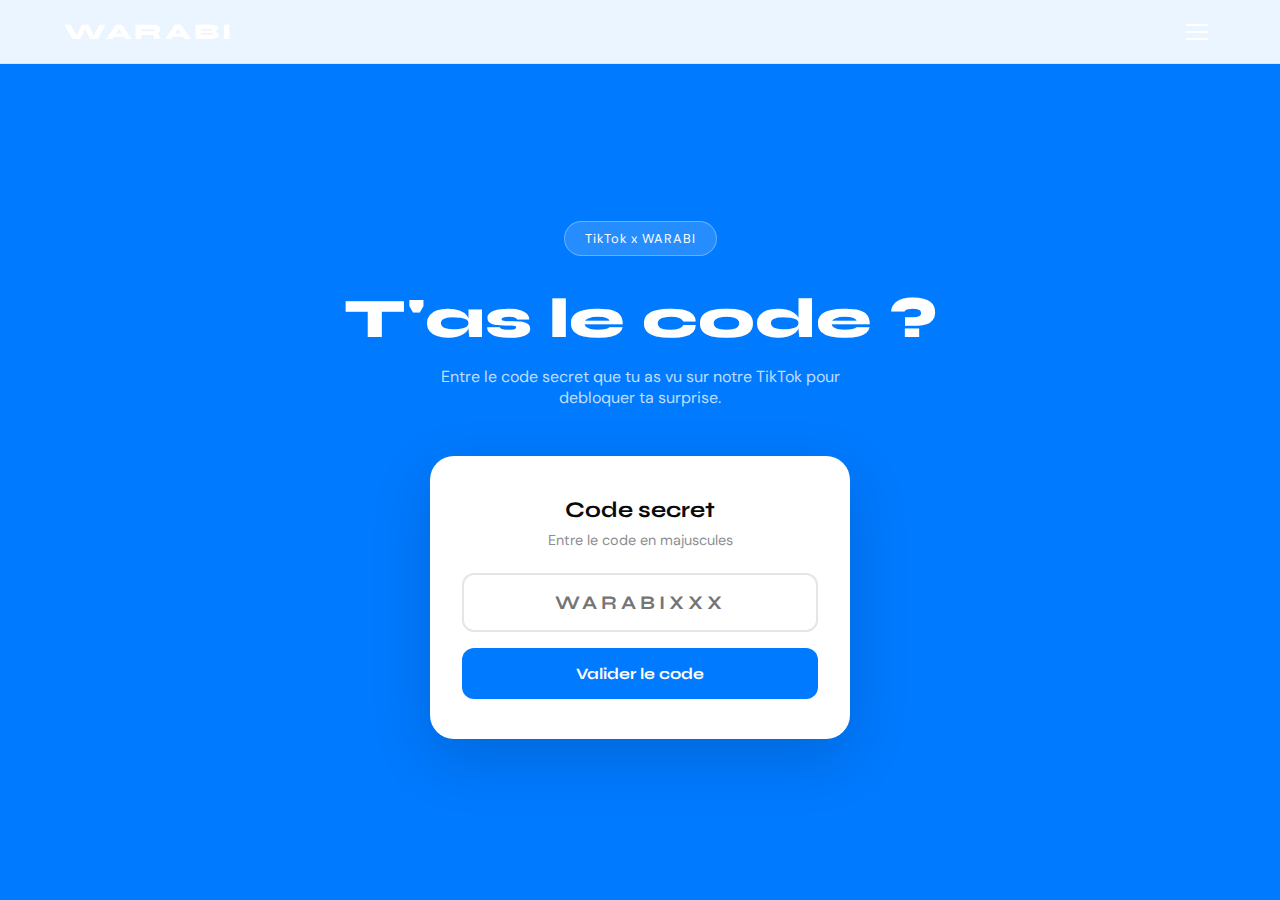
<file: secret.html>
<!DOCTYPE html>
<html lang="fr">
<head>
  <meta charset="UTF-8" />
  <meta name="viewport" content="width=device-width, initial-scale=1.0" />
  <title>Code Secret — WARABI</title>
  <link rel="icon" href="/favicon-2.png" type="image/png">
  <link rel="preconnect" href="https://fonts.googleapis.com" />
  <link href="https://fonts.googleapis.com/css2?family=Syne:wght@400;600;700;800&family=DM+Sans:wght@300;400;500&display=swap" rel="stylesheet" />
  <link rel="stylesheet" href="css/style.css" />
  <style>
    * { margin: 0; padding: 0; box-sizing: border-box; }
    body { background: #007AFF; min-height: 100vh; overflow-x: hidden; }
    .nav-logo { color: white !important; }
    .hamburger span { background: white !important; }

    .secret-container {
      min-height: 100vh;
      display: flex;
      flex-direction: column;
      align-items: center;
      justify-content: center;
      padding: 100px 20px 40px;
      text-align: center;
    }

    .secret-badge {
      display: inline-flex;
      align-items: center;
      gap: 8px;
      background: rgba(255,255,255,0.15);
      border: 1px solid rgba(255,255,255,0.3);
      border-radius: 50px;
      padding: 8px 20px;
      font-size: 0.8rem;
      color: white;
      margin-bottom: 32px;
      font-family: 'DM Sans', sans-serif;
      letter-spacing: 1px;
    }

    .secret-title {
      font-family: 'Syne', sans-serif;
      font-size: clamp(2rem, 6vw, 3.5rem);
      font-weight: 800;
      color: white;
      margin-bottom: 16px;
      line-height: 1.1;
    }

    .secret-sub {
      font-family: 'DM Sans', sans-serif;
      font-size: 1rem;
      color: rgba(255,255,255,0.75);
      margin-bottom: 48px;
      max-width: 400px;
    }

    .code-form {
      background: white;
      border-radius: 24px;
      padding: 40px 32px;
      width: 100%;
      max-width: 420px;
      box-shadow: 0 20px 60px rgba(0,0,0,0.15);
    }

    .code-form h2 {
      font-family: 'Syne', sans-serif;
      font-size: 1.4rem;
      font-weight: 700;
      color: #0a0a0a;
      margin-bottom: 8px;
    }

    .code-form p {
      font-family: 'DM Sans', sans-serif;
      font-size: 0.9rem;
      color: #8E8E93;
      margin-bottom: 24px;
    }

    .code-input {
      width: 100%;
      padding: 16px 20px;
      border: 2px solid #E5E5E5;
      border-radius: 12px;
      font-family: 'Syne', sans-serif;
      font-size: 1.2rem;
      font-weight: 700;
      letter-spacing: 4px;
      text-align: center;
      text-transform: uppercase;
      color: #0a0a0a;
      outline: none;
      transition: border-color 0.2s;
      margin-bottom: 16px;
    }

    .code-input:focus { border-color: #007AFF; }
    .code-input.error { border-color: #FF3B30; }
    .code-input.success { border-color: #34C759; }

    .code-btn {
      width: 100%;
      padding: 16px;
      background: #007AFF;
      color: white;
      border: none;
      border-radius: 12px;
      font-family: 'Syne', sans-serif;
      font-size: 1rem;
      font-weight: 700;
      cursor: pointer;
      transition: opacity 0.2s;
    }

    .code-btn:hover { opacity: 0.9; }

    .error-msg {
      font-family: 'DM Sans', sans-serif;
      font-size: 0.85rem;
      margin-top: 12px;
      display: none;
      color: #FF3B30;
    }

    .success-screen {
      display: none;
      position: fixed;
      top: 0; left: 0;
      width: 100%; height: 100%;
      background: #007AFF;
      z-index: 999;
      flex-direction: column;
      align-items: center;
      justify-content: center;
      text-align: center;
      padding: 40px 20px;
      perspective: 800px;
      overflow-y: auto;
    }

    .success-screen.active { display: flex; }

    .tilt-card {
      background: white;
      border-radius: 32px;
      padding: 40px 28px;
      max-width: 380px;
      width: 100%;
      transform-style: preserve-3d;
      transition: transform 0.1s ease;
      box-shadow: 0 30px 80px rgba(0,0,0,0.2);
      will-change: transform;
    }

    .success-emoji {
      font-size: 4rem;
      margin-bottom: 20px;
      display: block;
      animation: bounce 1s ease infinite;
    }

    @keyframes bounce {
      0%, 100% { transform: translateY(0); }
      50% { transform: translateY(-12px); }
    }

    .success-title {
      font-family: 'Syne', sans-serif;
      font-size: 1.8rem;
      font-weight: 800;
      color: #0a0a0a;
      margin-bottom: 12px;
    }

    .success-sub {
      font-family: 'DM Sans', sans-serif;
      font-size: 0.95rem;
      color: #8E8E93;
      margin-bottom: 24px;
      line-height: 1.6;
    }

    .promo-box {
      background: #0a0a0a;
      border-radius: 16px;
      padding: 20px;
      margin-bottom: 20px;
    }

    .promo-label {
      font-family: 'DM Sans', sans-serif;
      font-size: 0.75rem;
      color: rgba(255,255,255,0.7);
      letter-spacing: 2px;
      text-transform: uppercase;
      margin-bottom: 8px;
    }

    .promo-code {
      font-family: 'Syne', sans-serif;
      font-size: 1.4rem;
      font-weight: 800;
      color: white;
      letter-spacing: 3px;
    }

    .promo-desc {
      font-family: 'DM Sans', sans-serif;
      font-size: 0.8rem;
      color: rgba(255,255,255,0.7);
      margin-top: 8px;
    }

    .promo-info {
      font-family: 'DM Sans', sans-serif;
      font-size: 0.8rem;
      color: #8E8E93;
      margin-bottom: 20px;
      line-height: 1.5;
    }

    .promo-info strong { color: #0a0a0a; }

    .email-form {
      display: flex;
      flex-direction: column;
      gap: 12px;
      margin-bottom: 16px;
    }

    .email-input {
      padding: 14px 16px;
      border: 2px solid #E5E5E5;
      border-radius: 12px;
      font-family: 'DM Sans', sans-serif;
      font-size: 0.95rem;
      color: #0a0a0a;
      outline: none;
      transition: border-color 0.2s;
    }

    .email-input:focus { border-color: #007AFF; }

    .email-btn {
      padding: 14px;
      background: #34C759;
      color: white;
      border: none;
      border-radius: 12px;
      font-family: 'Syne', sans-serif;
      font-size: 0.95rem;
      font-weight: 700;
      cursor: pointer;
    }

    .gyro-btn {
      width: 100%;
      padding: 12px;
      background: #f0f7ff;
      color: #007AFF;
      border: 2px solid #007AFF;
      border-radius: 12px;
      font-family: 'Syne', sans-serif;
      font-weight: 700;
      font-size: 0.9rem;
      cursor: pointer;
    }

    .gyro-hint {
      font-family: 'DM Sans', sans-serif;
      font-size: 0.8rem;
      color: rgba(255,255,255,0.6);
      margin-top: 20px;
      animation: pulse 2s ease infinite;
    }

    @keyframes pulse {
      0%, 100% { opacity: 0.6; }
      50% { opacity: 1; }
    }

    .particles {
      position: fixed;
      top: 0; left: 0;
      width: 100%; height: 100%;
      pointer-events: none;
      z-index: 998;
    }

    .particle {
      position: absolute;
      border-radius: 50%;
      animation: fall 3s ease-in forwards;
    }

    @keyframes fall {
      0% { transform: translateY(-20px) rotate(0deg); opacity: 1; }
      100% { transform: translateY(100vh) rotate(720deg); opacity: 0; }
    }
  </style>
</head>
<body>

  <nav class="navbar">
    <a class="nav-logo" href="index.html">WARABI</a>
    <button class="hamburger" id="hamburger">
      <span></span><span></span><span></span>
    </button>
  </nav>

  <div class="menu-overlay" id="menuOverlay">
    <button class="menu-close" id="menuClose">X</button>
    <ul class="menu-links">
      <li><a href="index.html" class="menu-link">Accueil</a></li>
    </ul>
  </div>

  <div class="secret-container">
    <div class="secret-badge">TikTok x WARABI</div>
    <h1 class="secret-title">T'as le code ?</h1>
    <p class="secret-sub">Entre le code secret que tu as vu sur notre TikTok pour debloquer ta surprise.</p>

    <div class="code-form" id="codeForm">
      <h2>Code secret</h2>
      <p>Entre le code en majuscules</p>
      <input class="code-input" id="codeInput" type="text" placeholder="WARABIXXX" maxlength="12" />
      <button class="code-btn" onclick="verifierCode()">Valider le code</button>
      <p class="error-msg" id="errorMsg">Code incorrect. Regarde bien le TikTok !</p>
    </div>
  </div>

  <div class="success-screen" id="successScreen">
    <div class="particles" id="particles"></div>
    <div class="tilt-card" id="tiltCard">
      <span class="success-emoji">🎉</span>
      <h2 class="success-title">Bien joue !</h2>
      <p class="success-sub">Tu fais partie des premiers a avoir trouve le code. Voici ta recompense exclusive :</p>

      <div class="promo-box">
        <p class="promo-label">Ton code promo</p>
        <p class="promo-code" id="promoCodeDisplay"></p>
        <p class="promo-desc">3 euros offerts sur ton 1er trajet</p>
      </div>

      <p class="promo-info">L'app sort le <strong>11 avril 2026</strong>. Entre ce code lors de ton inscription pour beneficier de ta reduction !</p>

      <div class="email-form" id="emailFormContainer">
        <input class="email-input" id="emailInput" type="email" placeholder="Ton email pour recevoir le code" />
        <button class="email-btn" onclick="envoyerEmail()">Recevoir par email</button>
      </div>

      <button class="gyro-btn" id="gyroBtn" onclick="demanderPermission()">
        Activer l'animation gyroscope
      </button>
    </div>
    <p class="gyro-hint">Bouge ton telephone apres avoir active l'animation</p>
  </div>

  <script>
    const hamburger = document.getElementById('hamburger');
    const menuOverlay = document.getElementById('menuOverlay');
    const menuClose = document.getElementById('menuClose');
    hamburger.addEventListener('click', () => {
      hamburger.classList.toggle('open');
      menuOverlay.classList.toggle('open');
    });
    menuClose.addEventListener('click', () => {
      hamburger.classList.remove('open');
      menuOverlay.classList.remove('open');
    });

    const VALID_CODES = ['WARABI1412', 'WARABI2026', 'WARABI0426', 'WARABI1712'];
    let codeUtilise = null;

    function verifierCode() {
      const input = document.getElementById('codeInput').value.trim().toUpperCase().replace(/\s/g, '');
      const errorMsg = document.getElementById('errorMsg');
      const codeInput = document.getElementById('codeInput');

      if (!VALID_CODES.includes(input)) {
        codeInput.classList.add('error');
        errorMsg.textContent = 'Code incorrect. Regarde bien le TikTok !';
        errorMsg.style.display = 'block';
        setTimeout(() => { codeInput.classList.remove('error'); }, 1000);
        return;
      }

      const dejaUtilise = localStorage.getItem('warabi_code_' + input);
      if (dejaUtilise) {
        codeInput.classList.add('error');
        errorMsg.textContent = 'Ce code a deja ete utilise sur cet appareil !';
        errorMsg.style.display = 'block';
        setTimeout(() => { codeInput.classList.remove('error'); }, 1000);
        return;
      }

      localStorage.setItem('warabi_code_' + input, '1');
      codeUtilise = input;
      codeInput.classList.add('success');
      document.getElementById('promoCodeDisplay').textContent = input;
      lancerSucces();
    }

    document.getElementById('codeInput').addEventListener('keydown', function(e) {
      if (e.key === 'Enter') verifierCode();
    });

    function lancerSucces() {
      document.getElementById('successScreen').classList.add('active');
      creerParticles();
    }

    function creerParticles() {
      const container = document.getElementById('particles');
      const colors = ['#FFD700', '#FF6B6B', '#4ECDC4', '#45B7D1', '#96CEB4', '#FFEAA7', '#DDA0DD', '#98FB98'];
      for (let i = 0; i < 60; i++) {
        setTimeout(() => {
          const p = document.createElement('div');
          p.className = 'particle';
          p.style.left = Math.random() * 100 + 'vw';
          p.style.top = '-20px';
          p.style.background = colors[Math.floor(Math.random() * colors.length)];
          const size = (Math.random() * 12 + 6) + 'px';
          p.style.width = size;
          p.style.height = size;
          p.style.animationDuration = (Math.random() * 2 + 2) + 's';
          container.appendChild(p);
          setTimeout(() => p.remove(), 4000);
        }, i * 50);
      }
    }

    function demanderPermission() {
      const card = document.getElementById('tiltCard');
      const btn = document.getElementById('gyroBtn');

      if (typeof DeviceOrientationEvent !== 'undefined' && typeof DeviceOrientationEvent.requestPermission === 'function') {
        DeviceOrientationEvent.requestPermission()
          .then(response => {
            if (response === 'granted') {
              btn.style.display = 'none';
              window.addEventListener('deviceorientation', function(e) {
                const tiltX = Math.max(-20, Math.min(20, e.gamma));
                const tiltY = Math.max(-20, Math.min(20, e.beta - 45));
                card.style.transform = 'rotateY(' + tiltX + 'deg) rotateX(' + (-tiltY) + 'deg)';
              });
            }
          })
          .catch(console.error);
      } else {
        btn.style.display = 'none';
        window.addEventListener('deviceorientation', function(e) {
          const tiltX = Math.max(-20, Math.min(20, e.gamma));
          const tiltY = Math.max(-20, Math.min(20, e.beta - 45));
          card.style.transform = 'rotateY(' + tiltX + 'deg) rotateX(' + (-tiltY) + 'deg)';
        });
      }
    }

    async function envoyerEmail() {
      const email = document.getElementById('emailInput').value.trim();
      if (!email || !email.includes('@')) {
        alert('Entre un email valide');
        return;
      }
      try {
        const res = await fetch('https://preprod.warabi.app/api/newsletter/subscribe', {
          method: 'POST',
          headers: { 'Content-Type': 'application/json' },
          body: JSON.stringify({ email, source: 'tiktok_code_' + codeUtilise })
        });
        const data = await res.json();
        if (data.success) {
          document.getElementById('emailFormContainer').innerHTML = '<p style="color:#34C759;font-family:Syne,sans-serif;font-weight:700;font-size:1rem;">Email envoye ! Verifie ta boite mail.</p>';
        }
      } catch (e) {
        alert('Erreur, reessaie.');
      }
    }
  </script>
</body>
</html>
</file>
<file: css/style.css>
/* ── RESET & BASE ── */
*, *::before, *::after { box-sizing: border-box; margin: 0; padding: 0; }

@import url('https://fonts.googleapis.com/css2?family=Syne:wght@400;600;700;800&family=DM+Sans:ital,opsz,wght@0,9..40,300;0,9..40,400;0,9..40,500;1,9..40,400&display=swap');

:root {
  --blue: #007AFF;
  --blue-light: #E8F2FF;
  --blue-mid: #C5DEFF;
  --black: #0D0D0D;
  --white: #FFFFFF;
  --grey: #6B7280;
  --grey-light: #F4F6F9;
  --green: #22C55E;
  --green-light: #DCFCE7;
  --radius: 16px;
  --radius-lg: 24px;
  --shadow: 0 4px 24px rgba(0,0,0,0.07);
  --shadow-blue: 0 8px 32px rgba(0,122,255,0.18);
}

html { scroll-behavior: smooth; }
body {
  font-family: 'DM Sans', sans-serif;
  background: var(--white);
  color: var(--black);
  overflow-x: hidden;
  -webkit-font-smoothing: antialiased;
}

/* ── NAVBAR ── */
.navbar {
  position: fixed;
  top: 0; left: 0; right: 0;
  z-index: 200;
  display: flex;
  align-items: center;
  justify-content: space-between;
  padding: 0 5vw;
  height: 64px;
  background: rgba(255,255,255,0.92);
  backdrop-filter: blur(20px);
  -webkit-backdrop-filter: blur(20px);
  border-bottom: 1px solid rgba(0,0,0,0.06);
}

.nav-logo {
  font-family: 'Syne', sans-serif;
  font-weight: 800;
  font-size: 1.4rem;
  letter-spacing: 0.12em;
  color: var(--blue);
  text-decoration: none;
}

/* ── HAMBURGER ── */
.hamburger {
  background: none;
  border: none;
  cursor: pointer;
  display: flex;
  flex-direction: column;
  gap: 5px;
  padding: 8px;
}
.hamburger span {
  display: block;
  width: 22px;
  height: 2px;
  background: var(--black);
  border-radius: 2px;
  transition: all 0.3s ease;
}
.hamburger.open span:nth-child(1) { transform: translateY(7px) rotate(45deg); }
.hamburger.open span:nth-child(2) { opacity: 0; }
.hamburger.open span:nth-child(3) { transform: translateY(-7px) rotate(-45deg); }

/* ── MENU OVERLAY ── */
.menu-overlay {
  position: fixed;
  inset: 0;
  z-index: 150;
  background: rgba(255,255,255,0.98);
  backdrop-filter: blur(30px);
  display: flex;
  flex-direction: column;
  align-items: center;
  justify-content: center;
  gap: 40px;
  opacity: 0;
  pointer-events: none;
  transition: opacity 0.3s ease;
}
.menu-overlay.open { opacity: 1; pointer-events: all; }

.menu-close {
  position: absolute;
  top: 20px; right: 5vw;
  background: none;
  border: none;
  color: var(--grey);
  font-size: 1.3rem;
  cursor: pointer;
  transition: color 0.2s;
}
.menu-close:hover { color: var(--black); }

.menu-links {
  list-style: none;
  display: flex;
  flex-direction: column;
  align-items: center;
  gap: 8px;
}

.menu-link {
  font-family: 'Syne', sans-serif;
  font-size: clamp(2rem, 5.5vw, 3.2rem);
  font-weight: 700;
  color: rgba(0,0,0,0.18);
  text-decoration: none;
  transition: color 0.2s, transform 0.2s;
  display: block;
}
.menu-link:hover { color: var(--black); transform: translateX(8px); }

.menu-cta {
  background: var(--blue);
  color: #fff;
  text-decoration: none;
  padding: 13px 32px;
  border-radius: 50px;
  font-weight: 500;
  font-size: 0.95rem;
  transition: opacity 0.2s, transform 0.2s;
}
.menu-cta:hover { opacity: 0.85; transform: scale(1.03); }

/* ── SECTIONS ── */
.section { display: none; padding-top: 64px; }
.section.active { display: block; }

/* ── HERO ── */
.hero {
  position: relative;
  overflow: hidden;
  background: var(--white);
}

.hero-inner {
  position: relative;
  z-index: 1;
  display: flex;
  flex-direction: column;
  align-items: center;
  justify-content: center;
  min-height: calc(100vh - 64px);
  padding: 60px 5vw;
  text-align: center;
}

.hero-blob {
  position: absolute;
  top: -120px; right: -120px;
  width: 520px; height: 520px;
  background: radial-gradient(circle, rgba(0,122,255,0.12) 0%, transparent 70%);
  border-radius: 50%;
  pointer-events: none;
}
.hero-blob-2 {
  position: absolute;
  bottom: -80px; left: -80px;
  width: 380px; height: 380px;
  background: radial-gradient(circle, rgba(34,197,94,0.08) 0%, transparent 70%);
  border-radius: 50%;
  pointer-events: none;
}

/* ── PILL BADGE ── */
.pill {
  display: inline-flex;
  align-items: center;
  gap: 6px;
  background: var(--blue-light);
  color: var(--blue);
  border-radius: 50px;
  padding: 7px 16px;
  font-size: 0.82rem;
  font-weight: 600;
  margin-bottom: 28px;
  letter-spacing: 0.02em;
  animation: fadeUp 0.5s ease both;
}

/* ── HERO TITLE ── */
.hero-title {
  font-family: 'Syne', sans-serif;
  font-weight: 800;
  font-size: clamp(2.6rem, 6.5vw, 5rem);
  line-height: 1.1;
  letter-spacing: -0.02em;
  color: var(--black);
  margin-bottom: 20px;
  animation: fadeUp 0.5s 0.08s ease both;
}

.hl-blue {
  color: var(--blue);
}
.hl-green {
  color: var(--green);
}

.hero-sub {
  font-size: clamp(1rem, 1.8vw, 1.15rem);
  color: var(--grey);
  line-height: 1.7;
  margin-bottom: 36px;
  max-width: 480px;
  animation: fadeUp 0.5s 0.16s ease both;
}

/* ── BUTTONS ── */
.hero-btns {
  display: flex;
  gap: 12px;
  flex-wrap: wrap;
  justify-content: center;
  animation: fadeUp 0.5s 0.24s ease both;
}

.btn-primary {
  background: var(--blue);
  color: #fff;
  text-decoration: none;
  padding: 14px 28px;
  border-radius: 12px;
  font-weight: 500;
  font-size: 0.95rem;
  transition: transform 0.2s, box-shadow 0.2s;
  box-shadow: var(--shadow-blue);
}
.btn-primary:hover { transform: translateY(-2px); box-shadow: 0 12px 36px rgba(0,122,255,0.28); }

.btn-ghost {
  color: var(--black);
  text-decoration: none;
  padding: 14px 28px;
  border-radius: 12px;
  font-weight: 500;
  font-size: 0.95rem;
  border: 1.5px solid rgba(0,0,0,0.1);
  background: transparent;
  transition: background 0.2s, transform 0.2s;
}
.btn-ghost:hover { background: var(--grey-light); transform: translateY(-2px); }

/* ── WHY SECTION ── */
.why-section {
  padding: 90px 5vw;
  background: var(--grey-light);
}
.section-label {
  font-size: 0.78rem;
  font-weight: 700;
  color: var(--blue);
  letter-spacing: 0.12em;
  text-transform: uppercase;
  margin-bottom: 12px;
  text-align: center;
}
.section-title {
  font-family: 'Syne', sans-serif;
  font-weight: 700;
  font-size: clamp(1.8rem, 3.5vw, 2.6rem);
  color: var(--black);
  text-align: center;
  margin-bottom: 48px;
  line-height: 1.2;
}

/* backward compat */
.section-tag {
  font-size: 0.78rem;
  font-weight: 700;
  color: var(--blue);
  letter-spacing: 0.12em;
  text-transform: uppercase;
  margin-bottom: 12px;
  text-align: center;
}

.cards-grid {
  display: grid;
  grid-template-columns: repeat(auto-fit, minmax(200px, 1fr));
  gap: 16px;
  max-width: 960px;
  margin: 0 auto;
}

.card {
  background: var(--white);
  border-radius: var(--radius-lg);
  padding: 28px 24px;
  text-align: left;
  border: 1.5px solid rgba(0,0,0,0.05);
  transition: transform 0.22s, box-shadow 0.22s;
}
.card:hover { transform: translateY(-5px); box-shadow: var(--shadow); }

.card-icon {
  font-size: 1.6rem;
  width: 48px; height: 48px;
  border-radius: 12px;
  display: flex; align-items: center; justify-content: center;
  margin-bottom: 18px;
}
.card-icon.blue { background: var(--blue-light); }
.card-icon.green { background: var(--green-light); }

.card h3 {
  font-family: 'Syne', sans-serif;
  font-weight: 700;
  font-size: 1rem;
  margin-bottom: 8px;
  color: var(--black);
}
.card p { color: var(--grey); font-size: 0.88rem; line-height: 1.6; }

/* ── INLINE DL SECTION ── */
.inline-dl-section {
  display: flex;
  align-items: center;
  justify-content: center;
  gap: 80px;
  padding: 80px 5vw;
  background: var(--white);
  border-top: 1.5px solid rgba(0,0,0,0.05);
  border-bottom: 1.5px solid rgba(0,0,0,0.05);
}

.inline-dl-text {
  flex: 0 0 auto;
  max-width: 420px;
}

.inline-dl-text .section-title {
  text-align: left;
  margin-bottom: 24px;
}

.inline-dl-btn {
  display: inline-flex;
  align-items: center;
  gap: 8px;
  background: var(--black);
  color: #fff;
  padding: 9px 16px;
  border-radius: 10px;
  text-decoration: none;
  transition: transform 0.2s, box-shadow 0.2s;
  box-shadow: 0 4px 20px rgba(0,0,0,0.18);
  white-space: nowrap;
}
.inline-dl-btn:hover { transform: translateY(-2px); box-shadow: 0 8px 28px rgba(0,0,0,0.25); }

.inline-dl-btn-text {
  display: flex;
  flex-direction: column;
  line-height: 1.2;
}
.inline-dl-btn-text small { font-size: 9px; opacity: 0.65; font-weight: 400; }
.inline-dl-btn-text strong { font-size: 12px; font-weight: 700; }

.inline-dl-mockup {
  flex: 0 0 auto;
  display: flex;
  justify-content: center;
  align-items: center;
}
.mockup-img {
  max-width: 260px;
  width: 100%;
  height: auto;
  display: block;
  filter: drop-shadow(0 20px 40px rgba(0,122,255,0.15));
}

/* ── WOMEN SECTION ── */
.women-section {
  display: grid;
  grid-template-columns: 1fr 1fr;
  gap: 60px;
  align-items: center;
  max-width: 1060px;
  margin: 0 auto;
  padding: 80px 5vw;
}

.women-section .section-title { text-align: left; margin-bottom: 16px; }

.women-desc {
  color: var(--grey);
  font-size: 0.95rem;
  line-height: 1.75;
  margin-bottom: 24px;
}

.women-chips { display: flex; flex-wrap: wrap; gap: 8px; }

.chip {
  display: inline-flex;
  align-items: center;
  gap: 6px;
  padding: 7px 14px;
  border-radius: 50px;
  font-size: 0.82rem;
  font-weight: 500;
}
.chip-blue { background: var(--blue-light); color: var(--blue); }
.chip-grey { background: var(--grey-light); color: #555; }
.chip-green { background: var(--green-light); color: var(--green); }

.women-visual { display: flex; justify-content: center; align-items: center; }
.women-svg { width: 100%; max-width: 400px; border-radius: var(--radius-lg); box-shadow: var(--shadow); }

/* ── FEAT SECTION ── */
.feat-top {
  position: relative;
  background: var(--grey-light);
  text-align: center;
  padding: 80px 5vw 60px;
}

.feat-section {
  padding: 60px 5vw 90px;
  display: flex;
  flex-direction: column;
  gap: 72px;
  max-width: 1060px;
  margin: 0 auto;
}

.feat-block {
  display: grid;
  grid-template-columns: 1fr 1fr;
  gap: 56px;
  align-items: center;
}
.feat-block.reverse { direction: rtl; }
.feat-block.reverse > * { direction: ltr; }

.feat-tag {
  display: inline-block;
  font-size: 0.78rem;
  font-weight: 700;
  border-radius: 50px;
  padding: 5px 13px;
  margin-bottom: 16px;
  letter-spacing: 0.04em;
}
.blue-tag { background: var(--blue-light); color: var(--blue); }
.green-tag { background: var(--green-light); color: var(--green); }

.feat-text h2 {
  font-family: 'Syne', sans-serif;
  font-weight: 700;
  font-size: clamp(1.6rem, 2.8vw, 2.2rem);
  line-height: 1.2;
  color: var(--black);
  margin-bottom: 14px;
}
.feat-text p { color: var(--grey); line-height: 1.7; margin-bottom: 20px; font-size: 0.95rem; }
.feat-list { list-style: none; display: flex; flex-direction: column; gap: 8px; }
.feat-list li { color: var(--black); font-size: 0.92rem; }

.feat-visual {
  display: flex;
  justify-content: center;
  align-items: center;
  padding: 24px;
  border-radius: var(--radius-lg);
  background: transparent;
}

/* ── DOWNLOAD SECTION ── */
.dl-section {
  position: relative;
  min-height: calc(100vh - 64px);
  display: flex;
  align-items: center;
  justify-content: center;
  background: var(--grey-light);
}

.dl-inner {
  position: relative;
  z-index: 1;
  display: flex;
  flex-direction: column;
  align-items: center;
  text-align: center;
  padding: 80px 5vw;
}

.hero-title.dl-title {
  font-size: clamp(2.4rem, 5vw, 4rem);
}

.hero-sub {
  font-size: clamp(0.95rem, 1.8vw, 1.1rem);
  color: var(--grey);
  line-height: 1.7;
  margin-bottom: 36px;
  max-width: 440px;
  animation: fadeUp 0.5s 0.16s ease both;
}

.dl-btns {
  display: flex;
  gap: 14px;
  flex-wrap: wrap;
  justify-content: center;
  margin-top: 36px;
}

.dl-btn {
  display: flex;
  align-items: center;
  gap: 13px;
  background: var(--white);
  border: 1.5px solid rgba(0,0,0,0.08);
  border-radius: var(--radius);
  padding: 14px 26px;
  text-decoration: none;
  color: var(--black);
  min-width: 190px;
  transition: transform 0.2s, box-shadow 0.2s;
  box-shadow: var(--shadow);
}
.dl-btn:hover { transform: translateY(-3px); box-shadow: 0 12px 36px rgba(0,0,0,0.1); }

.dl-icon { font-size: 1.8rem; }
.dl-text { display: flex; flex-direction: column; text-align: left; }
.dl-text small { font-size: 0.68rem; color: var(--grey); }
.dl-text strong { font-size: 1rem; font-family: 'Syne', sans-serif; color: var(--black); }

/* ── FAQ ── */
.faq-section {
  max-width: 720px;
  margin: 0 auto;
  padding: 56px 5vw 90px;
  display: flex;
  flex-direction: column;
  gap: 10px;
}

.faq-categories {
  display: flex;
  flex-wrap: wrap;
  gap: 8px;
  margin-bottom: 28px;
}

.faq-cat {
  background: var(--grey-light);
  border: none;
  border-radius: 50px;
  padding: 7px 16px;
  font-family: 'DM Sans', sans-serif;
  font-size: 0.85rem;
  font-weight: 600;
  color: var(--grey);
  cursor: pointer;
  transition: all 0.18s;
}
.faq-cat:hover { background: var(--blue-light); color: var(--blue); }
.faq-cat.active { background: var(--blue); color: #fff; }

.faq-group { display: none; flex-direction: column; gap: 8px; margin-bottom: 24px; }
.faq-group.visible { display: flex; }

.faq-group-title {
  font-family: 'Syne', sans-serif;
  font-weight: 700;
  font-size: 0.95rem;
  color: var(--black);
  margin-bottom: 4px;
}

.faq-item {
  background: var(--white);
  border: 1.5px solid rgba(0,0,0,0.06);
  border-radius: var(--radius);
  overflow: hidden;
}

.faq-question {
  width: 100%;
  background: none;
  border: none;
  padding: 18px 20px;
  display: flex;
  justify-content: space-between;
  align-items: center;
  font-family: 'Syne', sans-serif;
  font-size: 0.95rem;
  font-weight: 600;
  color: var(--black);
  cursor: pointer;
  text-align: left;
  transition: background 0.15s;
}
.faq-question:hover { background: var(--grey-light); }
.faq-question span { font-size: 1.3rem; color: var(--blue); transition: transform 0.3s; flex-shrink: 0; }
.faq-question.open span { transform: rotate(45deg); }

.faq-answer {
  max-height: 0;
  overflow: hidden;
  transition: max-height 0.32s ease, padding 0.28s;
  padding: 0 20px;
  color: var(--grey);
  font-size: 0.9rem;
  line-height: 1.7;
}
.faq-answer.open { max-height: 200px; padding: 0 20px 18px; }

/* ── BADGE (hero) ── */
.badge {
  display: inline-flex;
  align-items: center;
  gap: 6px;
  background: var(--blue-light);
  color: var(--blue);
  border-radius: 50px;
  padding: 7px 16px;
  font-size: 0.82rem;
  font-weight: 600;
  margin-bottom: 24px;
  animation: fadeUp 0.5s ease both;
}

/* ── HIGHLIGHT ── */
.highlight {
  color: var(--blue);
  -webkit-text-fill-color: var(--blue);
}
.highlight-green { color: var(--green); -webkit-text-fill-color: var(--green); }

/* ── FOOTER ── */
.footer {
  border-top: 1.5px solid rgba(0,0,0,0.06);
  padding: 28px 5vw;
  background: var(--white);
}
.footer-inner {
  display: flex;
  align-items: center;
  justify-content: space-between;
  flex-wrap: wrap;
  gap: 14px;
  max-width: 1200px;
  margin: 0 auto;
}
.footer p { font-size: 0.8rem; color: var(--grey); }
.footer-links { display: flex; gap: 20px; }
.footer-links a { font-size: 0.8rem; color: var(--grey); text-decoration: none; transition: color 0.2s; }
.footer-links a:hover { color: var(--black); }

/* ── ANIMATIONS ── */
@keyframes fadeUp {
  from { opacity: 0; transform: translateY(20px); }
  to { opacity: 1; transform: translateY(0); }
}

/* ── HERO STATS ── */
.hero-stats {
  display: flex;
  align-items: center;
  gap: 36px;
  animation: fadeUp 0.5s 0.32s ease both;
  margin-top: 48px;
}
.stat { display: flex; flex-direction: column; align-items: center; gap: 3px; }
.stat-n { font-family: 'Syne', sans-serif; font-weight: 700; font-size: 1.6rem; color: var(--black); }
.stat-l { font-size: 0.75rem; color: var(--grey); }
.stat-div { width: 1px; height: 36px; background: rgba(0,0,0,0.1); }

/* ── FEAT TOP ── */
.feat-top-inner {
  position: relative;
  z-index: 1;
  text-align: center;
  width: 100%;
}

/* ── FAQ SUPPORT ── */
.faq-support {
  display: flex;
  flex-direction: column;
  align-items: center;
  background: var(--blue-light);
  border-radius: var(--radius-lg);
  padding: 36px 24px;
  text-align: center;
  margin-top: 16px;
}
.faq-support-icon { font-size: 2.2rem; margin-bottom: 10px; }
.faq-support-title {
  font-family: 'Syne', sans-serif;
  font-weight: 700;
  font-size: 1rem;
  color: var(--black);
  margin-bottom: 14px;
}

/* ── REVIEWS ── */
.reviews-section {
  padding: 90px 5vw;
  text-align: center;
  background: var(--grey-light);
  overflow: hidden;
}
.reviews-carousel {
  display: flex;
  gap: 16px;
  overflow-x: auto;
  scroll-behavior: smooth;
  padding: 32px 0;
  scrollbar-width: none;
  -ms-overflow-style: none;
}
.reviews-carousel::-webkit-scrollbar { display: none; }
.review-card {
  min-width: 240px;
  max-width: 240px;
  background: var(--white);
  border: 1.5px solid rgba(0,0,0,0.06);
  border-radius: var(--radius-lg);
  padding: 22px;
  text-align: left;
  flex-shrink: 0;
  transition: transform 0.22s, box-shadow 0.22s;
}
.review-card:hover { transform: translateY(-5px); box-shadow: var(--shadow); }
.review-stars { font-size: 0.85rem; margin-bottom: 10px; }
.review-text {
  color: #444;
  font-size: 0.85rem;
  line-height: 1.6;
  margin-bottom: 14px;
  display: -webkit-box;
  -webkit-line-clamp: 4;
  -webkit-box-orient: vertical;
  overflow: hidden;
}
.review-author { display: flex; align-items: center; gap: 9px; }
.review-avatar {
  width: 34px; height: 34px;
  background: var(--blue-light);
  border-radius: 50%;
  display: flex; align-items: center; justify-content: center;
  font-size: 1.1rem;
  flex-shrink: 0;
}
.review-info { display: flex; flex-direction: column; gap: 1px; }
.review-info strong { font-family: 'Syne', sans-serif; font-weight: 700; font-size: 0.84rem; color: var(--black); }
.review-info span { font-size: 0.74rem; color: var(--grey); }

/* ── HERO BG ── */
.hero-bg {
  position: absolute; inset: 0;
  background:
    radial-gradient(ellipse 70% 55% at 70% 25%, rgba(0,122,255,0.1) 0%, transparent 65%),
    radial-gradient(ellipse 50% 40% at 15% 80%, rgba(34,197,94,0.07) 0%, transparent 60%);
  pointer-events: none;
}

.hero-grid {
  position: absolute; inset: 0;
  background-image:
    linear-gradient(rgba(0,0,0,0.025) 1px, transparent 1px),
    linear-gradient(90deg, rgba(0,0,0,0.025) 1px, transparent 1px);
  background-size: 56px 56px;
  mask-image: radial-gradient(ellipse 90% 90% at 50% 50%, black 10%, transparent 100%);
  pointer-events: none;
}

/* ── RESPONSIVE ── */
@media (max-width: 768px) {
  .feat-block, .feat-block.reverse { grid-template-columns: 1fr; direction: ltr; }
  .women-section { grid-template-columns: 1fr; }
  .women-visual { order: -1; }
  .footer-inner { flex-direction: column; text-align: center; }
  .hero-stats { gap: 18px; }
  .stat-n { font-size: 1.3rem; }
  .review-card { min-width: 210px; max-width: 210px; }

  .inline-dl-section {
    flex-direction: column;
    padding: 50px 5vw;
    gap: 32px;
    text-align: center;
  }
  .inline-dl-mockup { order: -1; width: 100%; display: flex; justify-content: center; }
  .inline-dl-text {
    display: flex;
    flex-direction: column;
    align-items: center;
    background: transparent;
  }
  .inline-dl-text .section-title {
    text-align: center !important;
  }
  .mockup-img { max-width: 200px; margin: 0 auto; display: block; width: 100%; }
}
/* ── DRIVER SECTION ── */
.driver-section {
  background: var(--green-light);
  padding: 80px 5vw;
}
.driver-inner {
  max-width: 1060px;
  margin: 0 auto;
  display: grid;
  grid-template-columns: 1fr 1fr;
  gap: 60px;
  align-items: center;
}
.driver-stats {
  display: flex;
  align-items: center;
  justify-content: center;
  gap: 32px;
  background: white;
  border-radius: var(--radius-lg);
  padding: 48px 32px;
  box-shadow: var(--shadow);
}
.driver-stat {
  display: flex;
  flex-direction: column;
  align-items: center;
  gap: 6px;
}
.driver-stat-div {
  width: 1px;
  height: 48px;
  background: rgba(0,0,0,0.08);
}

@media (max-width: 768px) {
  .driver-inner { grid-template-columns: 1fr; }
}

#nl-email::placeholder {
  color: rgba(0, 0, 0, 0.4);
  @media (max-width: 768px) {
  .social-row {
    flex-direction: row !important;
    gap: 24px !important;
  }
}
}
</file>
